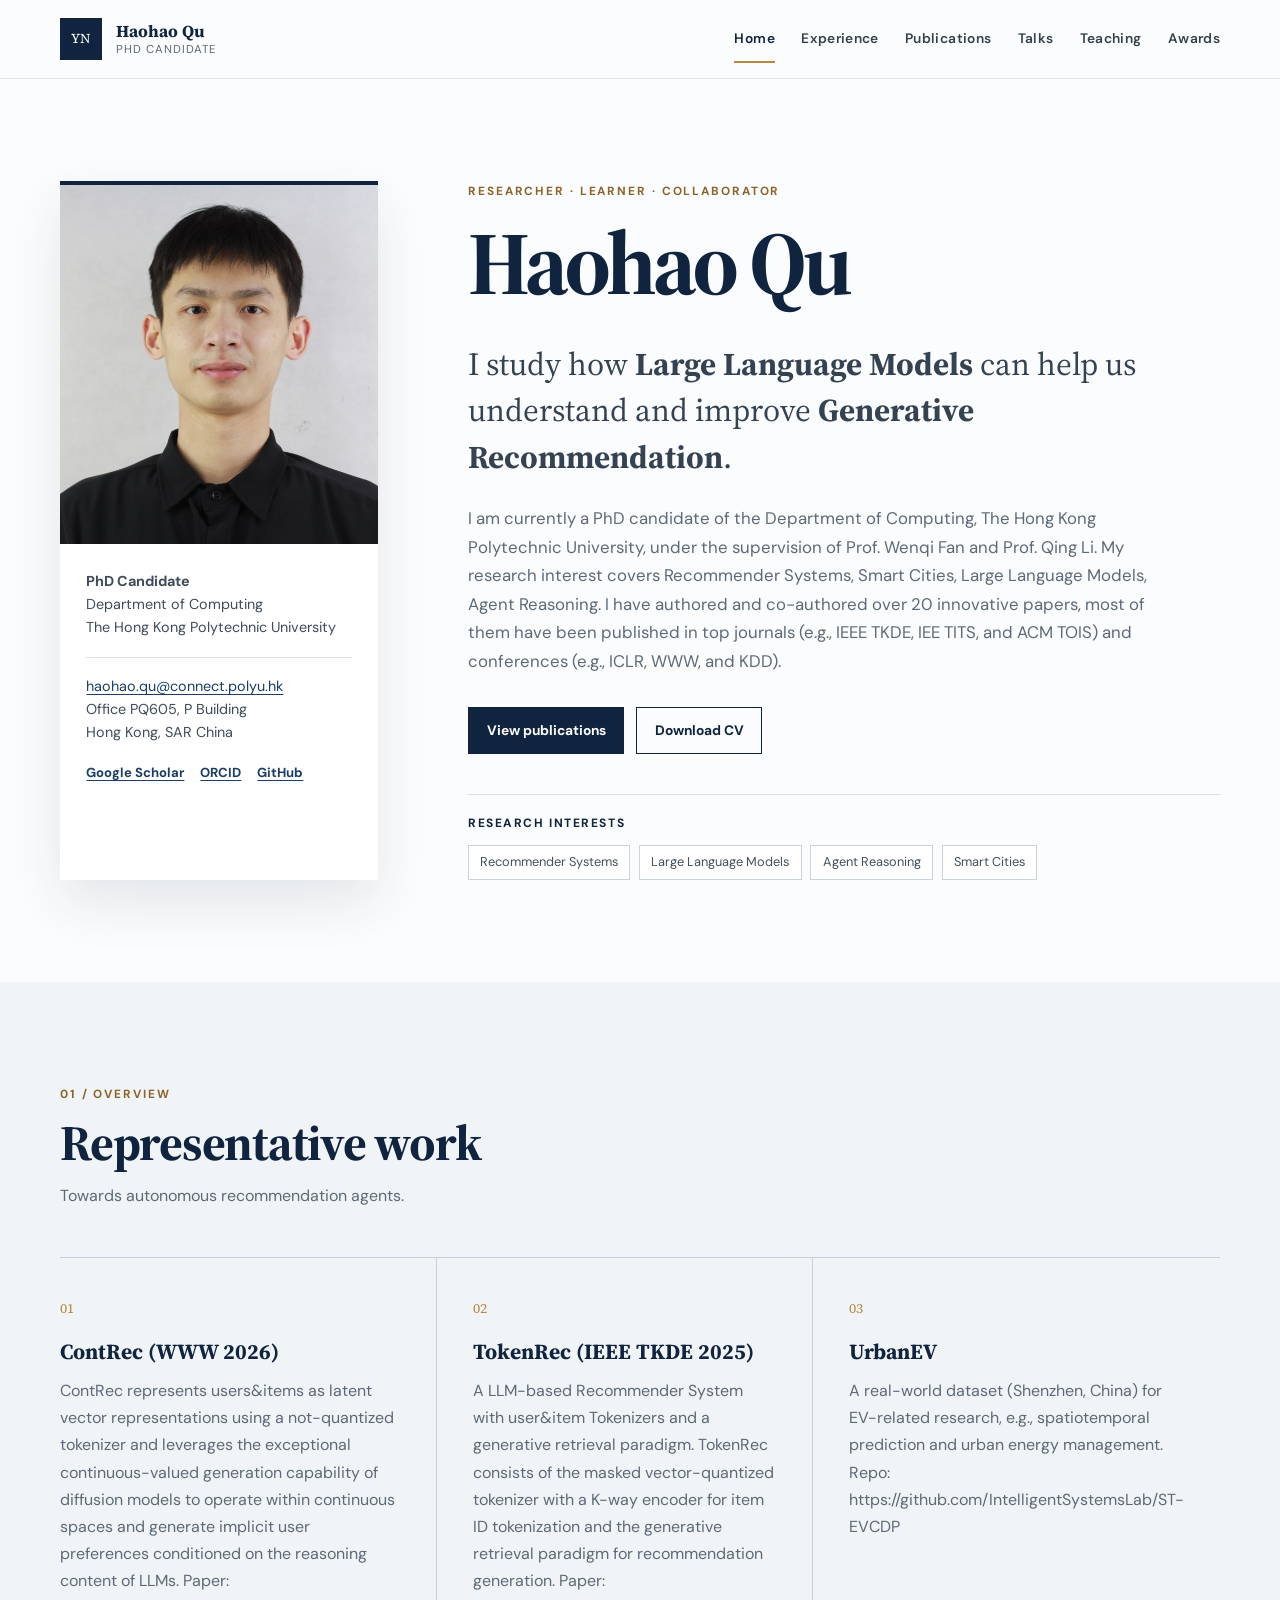
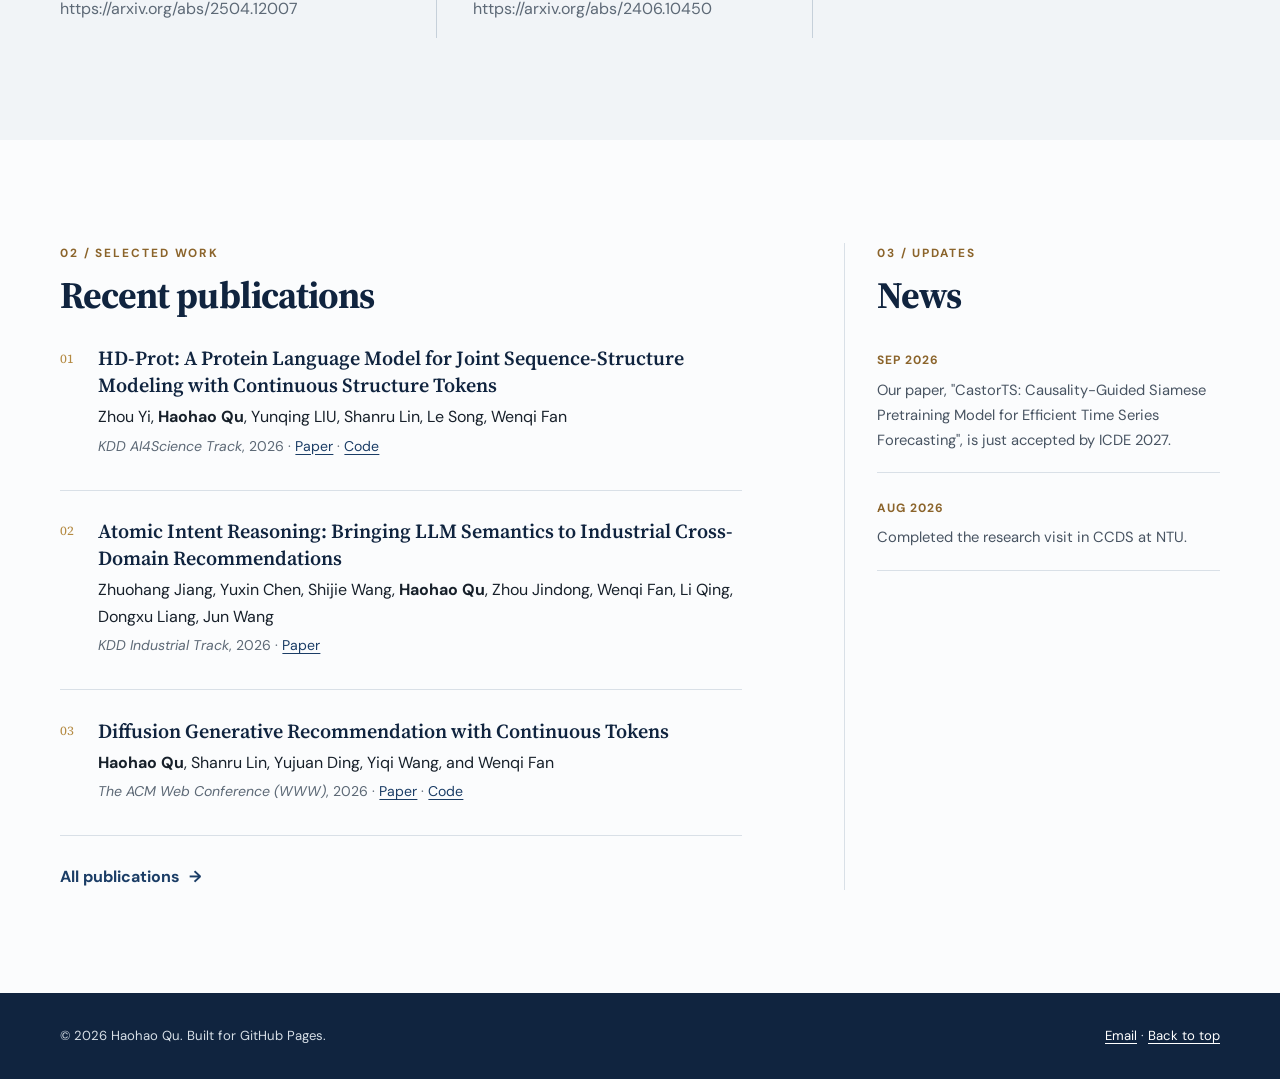
<file: index.html>
<!doctype html>
<html lang="en">
  <head>
    <meta charset="UTF-8" />
    <meta name="viewport" content="width=device-width, initial-scale=1" />
    <meta name="description" content="Academic profile, research, publications, teaching, and professional activities." />
    <meta name="theme-color" content="#10243f" />
    <title>Haohao Qu | PhD Candidate</title>
    <link rel="icon" type="image/svg+xml" href="assets/favicon.svg" />
    <link rel="stylesheet" href="assets/styles.css" />
    <script src="assets/site.js" defer></script>
  </head>
  <body>
    <a class="skip-link" href="#main">Skip to content</a>
    <header class="site-header">
      <div class="header-inner">
        <a class="site-identity" href="index.html" aria-label="Your Name, home">
          <span class="monogram" aria-hidden="true">YN</span>
          <span><strong>Haohao Qu</strong><small>PhD Candidate</small></span>
        </a>
        <button class="nav-toggle" type="button" aria-expanded="false" aria-controls="site-nav">
          <span class="sr-only">Toggle navigation</span><span></span><span></span><span></span>
        </button>
        <nav class="site-nav" id="site-nav" aria-label="Primary navigation">
          <a href="index.html" aria-current="page">Home</a>
          <a href="experience.html">Experience</a>
          <a href="publications.html">Publications</a>
          <a href="talks.html">Talks</a>
          <a href="teaching.html">Teaching</a>
          <a href="awards.html">Awards</a>
        </nav>
      </div>
    </header>

    <main id="main">
      <section class="profile-shell" aria-labelledby="profile-name">
        <aside class="profile-card">
          <!-- Replace this block with an image using the profile-photo class when your portrait is available. -->
          <img src="assets/profile.jpg" class="profile-photo" alt="Haohao Qu">
          <div class="profile-details">
            <p><strong>PhD Candidate</strong><br />Department of Computing<br />The Hong Kong Polytechnic University</p>
            <address>
              <a href="haohao.qu@connect.polyu.hk">haohao.qu@connect.polyu.hk</a><br />
              Office PQ605, P Building<br />Hong Kong, SAR China
            </address>
            <div class="profile-links" aria-label="Academic profiles">
              <a href="https://scholar.google.com/citations?user=XRAXqJgAAAAJ&hl=en">Google Scholar</a><a href="https://orcid.org/0000-0001-7129-8586">ORCID</a><a href="https://github.com/Quhaoh233">GitHub</a>
            </div>
          </div>
        </aside>

        <div class="profile-intro">
          <p class="eyebrow">Researcher · Learner · Collaborator</p>
          <h1 id="profile-name">Haohao Qu</h1>
          <p class="lead">I study how <strong>Large Language Models</strong> can help us understand and improve <strong>Generative Recommendation</strong>.</p>
          <p>I am currently a PhD candidate of the Department of Computing, The Hong Kong Polytechnic University, under the supervision of Prof. Wenqi Fan and Prof. Qing Li. My research interest covers Recommender Systems, Smart Cities, Large Language Models, Agent Reasoning. I have authored and co-authored over 20 innovative papers, most of them have been published in top journals (e.g., IEEE TKDE, IEE TITS, and ACM TOIS) and conferences (e.g., ICLR, WWW, and KDD).</p>
          <div class="actions">
            <a class="button primary" href="publications.html">View publications</a>
            <a class="button secondary" href="assets/CV_20260917.pdf" download>Download CV</a>
          </div>
          <div class="research-interests" aria-labelledby="research-heading">
            <h2 id="research-heading">Research interests</h2>
            <ul class="tag-list">
              <li>Recommender Systems</li><li>Large Language Models</li><li>Agent Reasoning</li><li>Smart Cities</li>
            </ul>
          </div>
        </div>
      </section>

      <section class="section section-tinted" aria-labelledby="overview-heading">
        <div class="section-heading">
          <p class="section-number">01 / Overview</p>
          <h2 id="overview-heading">Representative work</h2>
          <p>Towards autonomous recommendation agents.</p>
        </div>
        <div class="research-grid">
          <article><span>01</span><h3>ContRec (WWW 2026)</h3><p>ContRec represents users&items as latent vector representations using a not-quantized tokenizer and leverages the exceptional continuous-valued generation capability of diffusion models to operate within continuous spaces and generate implicit user preferences conditioned on the reasoning content of LLMs. Paper: https://arxiv.org/abs/2504.12007</p></article>
          <article><span>02</span><h3>TokenRec (IEEE TKDE 2025)</h3><p>A LLM-based Recommender System with user&item Tokenizers and a generative retrieval paradigm. TokenRec consists of the masked vector-quantized tokenizer with a K-way encoder for item ID tokenization and the generative retrieval paradigm for recommendation generation. Paper: https://arxiv.org/abs/2406.10450</p></article>
          <article><span>03</span><h3>UrbanEV </h3><p>A real-world dataset (Shenzhen, China) for EV-related research, e.g., spatiotemporal prediction and urban energy management. Repo: https://github.com/IntelligentSystemsLab/ST-EVCDP</p></article>
        </div>
      </section>

      <section class="section two-column" aria-label="Selected work and updates">
        <div>
          <div class="section-heading compact"><p class="section-number">02 / Selected work</p><h2>Recent publications</h2></div>
          <ol class="publication-list concise">
            <li><p class="pub-title">HD-Prot: A Protein Language Model for Joint Sequence-Structure Modeling with Continuous Structure Tokens</p><p>Zhou Yi, <strong>Haohao Qu</strong>, Yunqing LIU, Shanru Lin, Le Song, Wenqi Fan</p><p class="pub-meta"><em>KDD AI4Science Track</em>, 2026 · <a href="https://arxiv.org/abs/2512.15133">Paper</a> · <a href="https://github.com/EchoChou990919/hdprot">Code</a></p></li>
            <li><p class="pub-title">Atomic Intent Reasoning: Bringing LLM Semantics to Industrial Cross-Domain Recommendations</p><p>Zhuohang Jiang, Yuxin Chen, Shijie Wang, <strong>Haohao Qu</strong>, Zhou Jindong, Wenqi Fan, Li Qing, Dongxu Liang, Jun Wang</p><p class="pub-meta"><em>KDD Industrial Track</em>, 2026 · <a href="https://arxiv.org/abs/2606.10357">Paper</a></p></li>
            <li><p class="pub-title">Diffusion Generative Recommendation with Continuous Tokens</p><p><strong>Haohao Qu</strong>, Shanru Lin, Yujuan Ding, Yiqi Wang, and Wenqi Fan</p><p class="pub-meta"><em>The ACM Web Conference (WWW)</em>, 2026 · <a href="https://dl.acm.org/doi/10.1145/3774904.3792428">Paper</a> · <a href="https://github.com/Quhaoh233/ContRec">Code</a></p></li>
          </ol>
          <a class="text-link" href="publications.html">All publications <span aria-hidden="true">→</span></a>
        </div>
        <aside class="news-panel" aria-labelledby="news-heading">
          <div class="section-heading compact"><p class="section-number">03 / Updates</p><h2 id="news-heading">News</h2></div>
          <ul class="news-list">
            <li><time datetime="2026-09">Sep 2026</time><p>Our paper, "CastorTS: Causality-Guided Siamese Pretraining Model for Efficient Time Series Forecasting", is just accepted by ICDE 2027.</p></li>
            <li><time datetime="2026-05">Aug 2026</time><p>Completed the research visit in CCDS at NTU.</p></li>
          </ul>
        </aside>
      </section>
    </main>

    <footer class="site-footer">
      <p>© <span data-current-year></span> Haohao Qu. Built for GitHub Pages.</p>
      <p><a href="haohao.qu@connect.polyu.hk">Email</a> · <a href="#main">Back to top</a></p>
    </footer>
  </body>
</html>
</file>
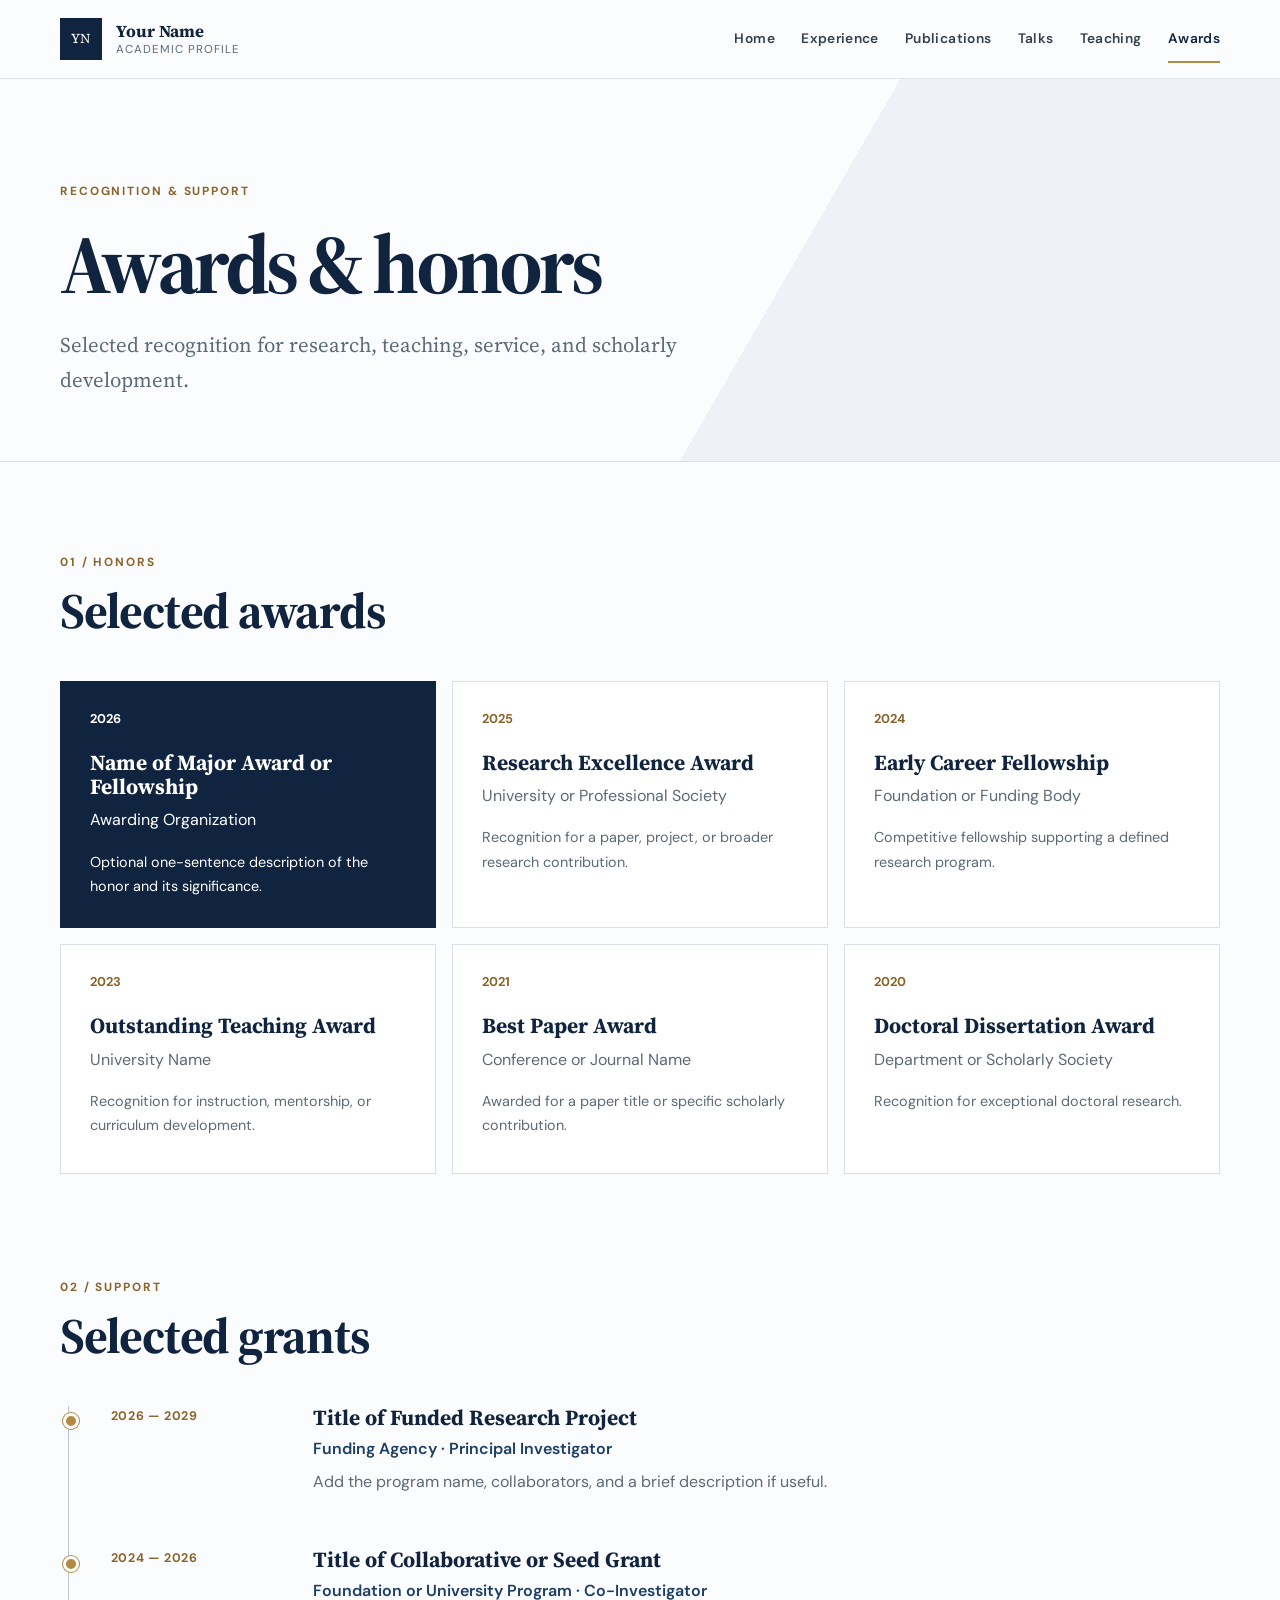
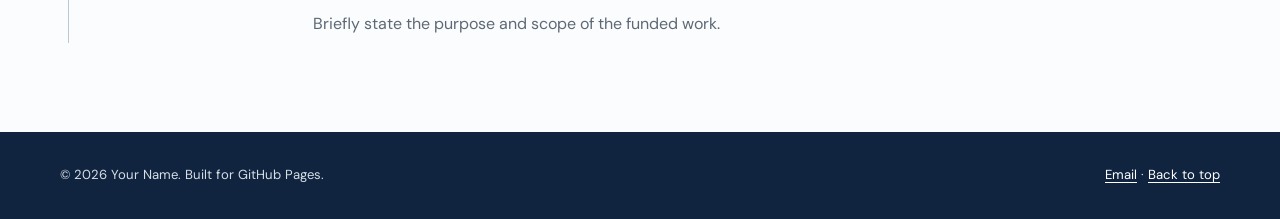
<file: awards.html>
<!doctype html><html lang="en"><head><meta charset="UTF-8"><meta name="viewport" content="width=device-width, initial-scale=1"><meta name="description" content="Awards, honors, fellowships, and grants received by Your Name."><meta name="theme-color" content="#10243f"><title>Awards | Your Name</title><link rel="icon" type="image/svg+xml" href="assets/favicon.svg"><link rel="stylesheet" href="assets/styles.css"><script src="assets/site.js" defer></script></head>
<body><a class="skip-link" href="#main">Skip to content</a><header class="site-header"><div class="header-inner"><a class="site-identity" href="index.html"><span class="monogram" aria-hidden="true">YN</span><span><strong>Your Name</strong><small>Academic Profile</small></span></a><button class="nav-toggle" type="button" aria-expanded="false" aria-controls="site-nav"><span class="sr-only">Toggle navigation</span><span></span><span></span><span></span></button><nav class="site-nav" id="site-nav" aria-label="Primary navigation"><a href="index.html">Home</a><a href="experience.html">Experience</a><a href="publications.html">Publications</a><a href="talks.html">Talks</a><a href="teaching.html">Teaching</a><a href="awards.html" aria-current="page">Awards</a></nav></div></header>
<main id="main"><section class="page-hero"><p class="eyebrow">Recognition &amp; support</p><h1>Awards &amp; honors</h1><p>Selected recognition for research, teaching, service, and scholarly development.</p></section><div class="content-shell"><section class="content-block" aria-labelledby="honors-heading"><header><p class="section-number">01 / Honors</p><h2 id="honors-heading">Selected awards</h2></header><div class="award-grid"><article class="award-card featured"><time>2026</time><h3>Name of Major Award or Fellowship</h3><p>Awarding Organization</p><p class="award-body">Optional one-sentence description of the honor and its significance.</p></article><article class="award-card"><time>2025</time><h3>Research Excellence Award</h3><p>University or Professional Society</p><p class="award-body">Recognition for a paper, project, or broader research contribution.</p></article><article class="award-card"><time>2024</time><h3>Early Career Fellowship</h3><p>Foundation or Funding Body</p><p class="award-body">Competitive fellowship supporting a defined research program.</p></article><article class="award-card"><time>2023</time><h3>Outstanding Teaching Award</h3><p>University Name</p><p class="award-body">Recognition for instruction, mentorship, or curriculum development.</p></article><article class="award-card"><time>2021</time><h3>Best Paper Award</h3><p>Conference or Journal Name</p><p class="award-body">Awarded for a paper title or specific scholarly contribution.</p></article><article class="award-card"><time>2020</time><h3>Doctoral Dissertation Award</h3><p>Department or Scholarly Society</p><p class="award-body">Recognition for exceptional doctoral research.</p></article></div></section>
<section class="content-block" aria-labelledby="grants-heading"><header><p class="section-number">02 / Support</p><h2 id="grants-heading">Selected grants</h2></header><div class="timeline"><article><time>2026 — 2029</time><div><h3>Title of Funded Research Project</h3><p class="institution">Funding Agency · Principal Investigator</p><p>Add the program name, collaborators, and a brief description if useful.</p></div></article><article><time>2024 — 2026</time><div><h3>Title of Collaborative or Seed Grant</h3><p class="institution">Foundation or University Program · Co-Investigator</p><p>Briefly state the purpose and scope of the funded work.</p></div></article></div></section></div></main>
<footer class="site-footer"><p>© <span data-current-year></span> Your Name. Built for GitHub Pages.</p><p><a href="mailto:your.name@university.edu">Email</a> · <a href="#main">Back to top</a></p></footer></body></html>
</file>
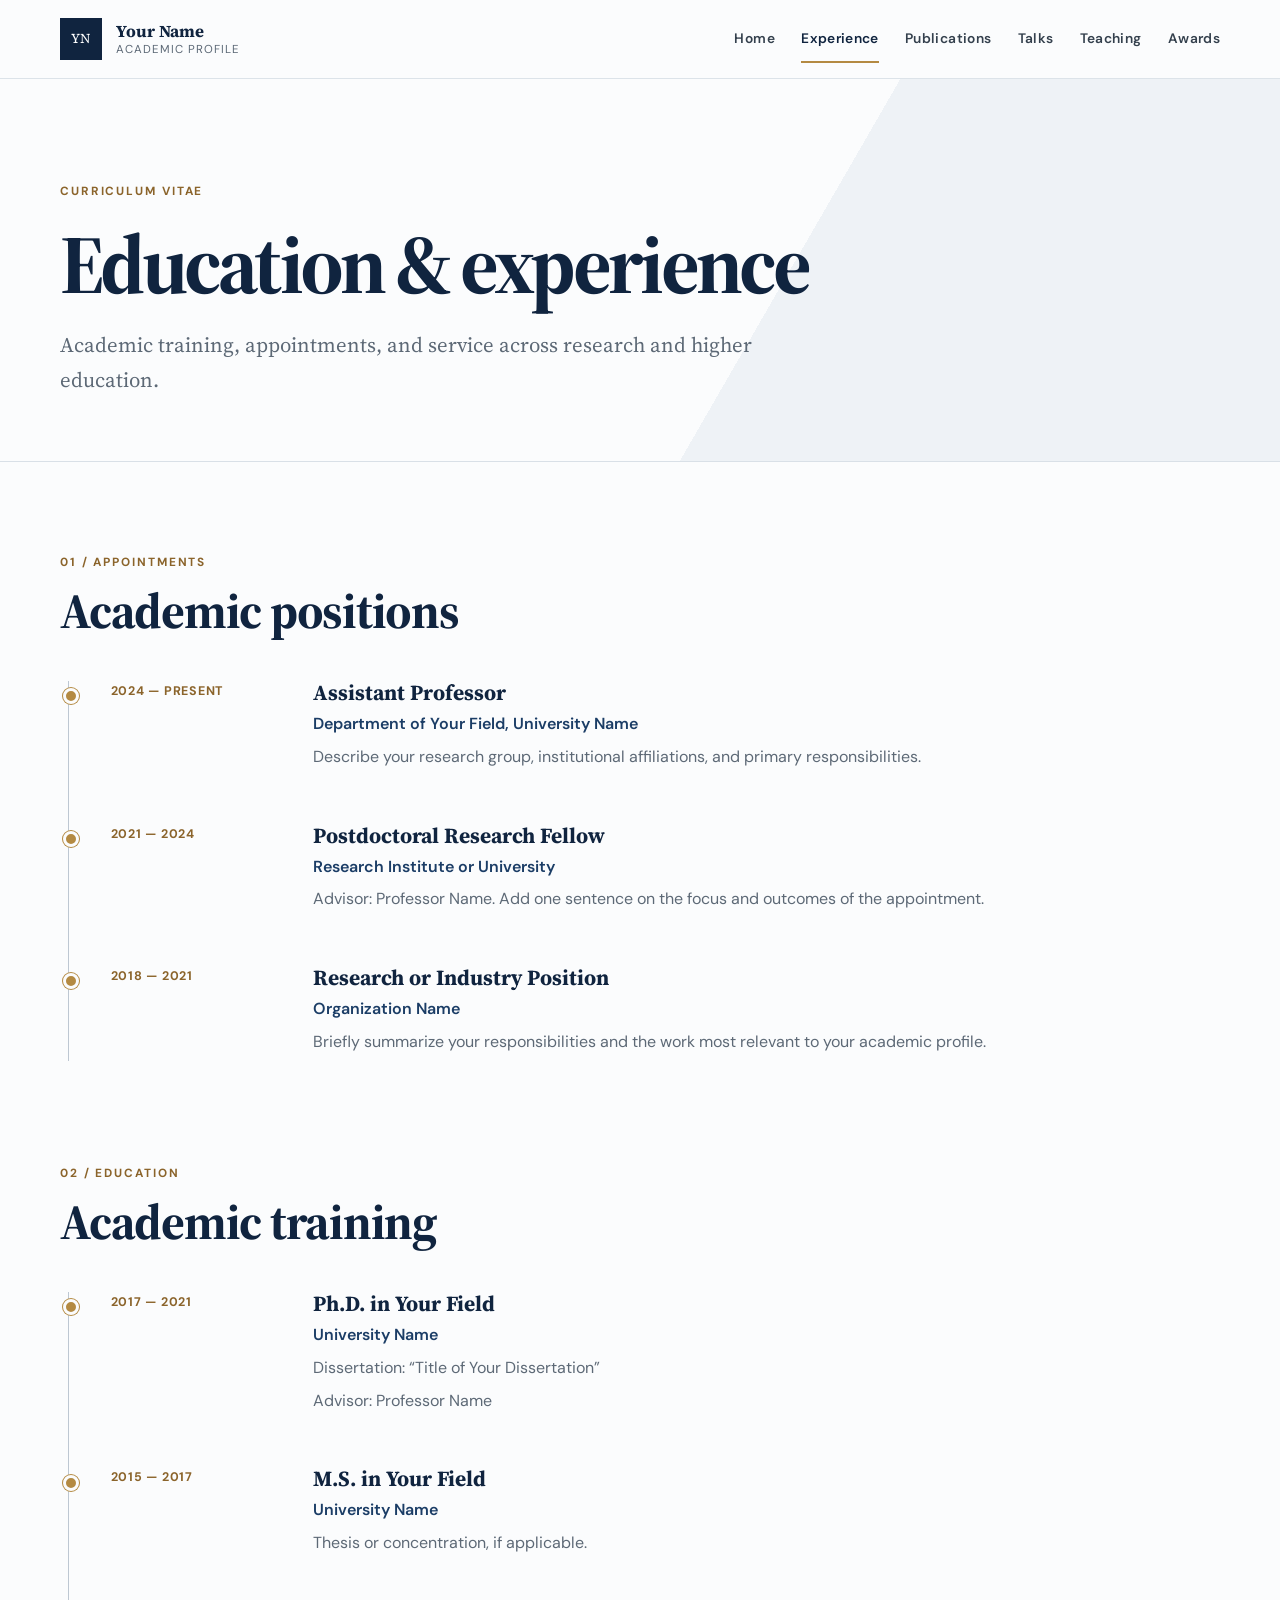
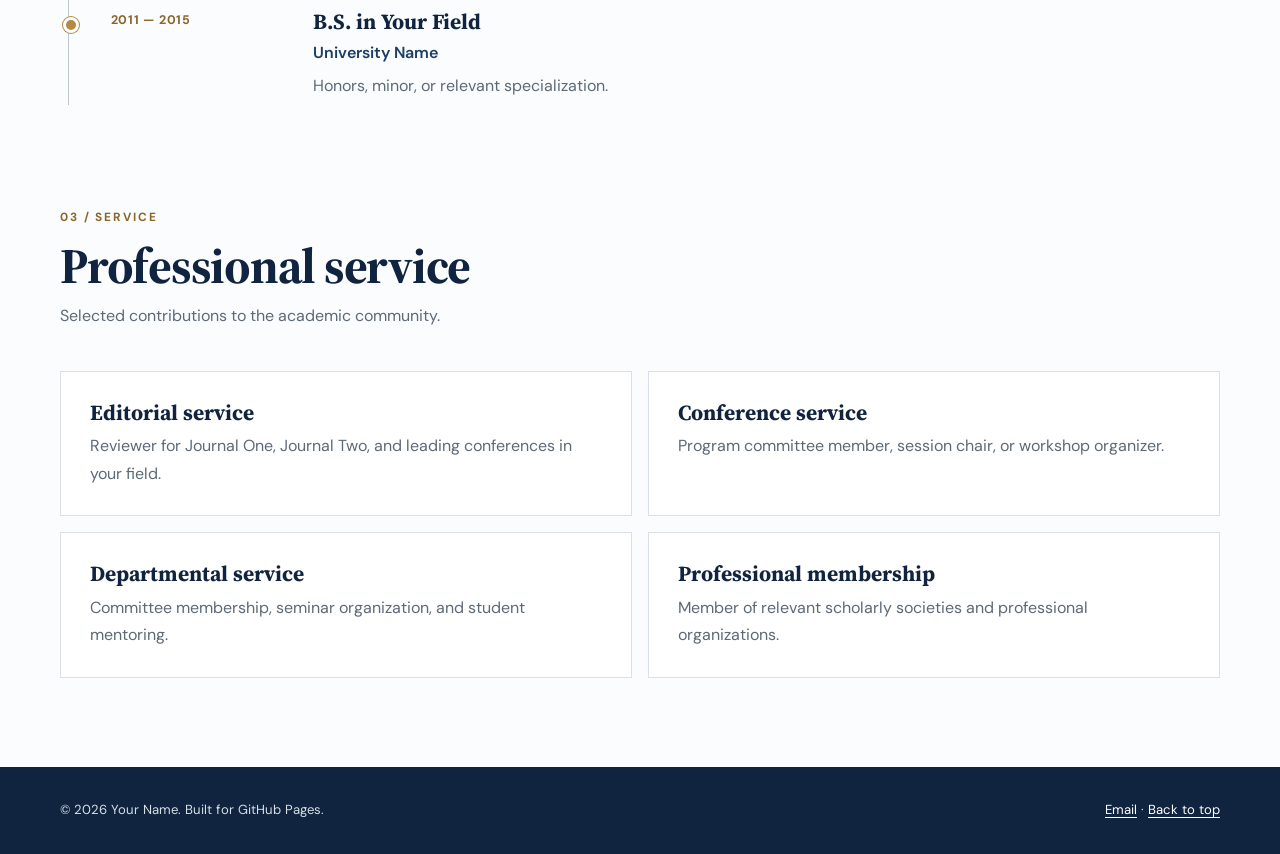
<file: experience.html>
<!doctype html><html lang="en"><head><meta charset="UTF-8"><meta name="viewport" content="width=device-width, initial-scale=1"><meta name="description" content="Education, appointments, and professional service of Your Name."><meta name="theme-color" content="#10243f"><title>Experience | Your Name</title><link rel="icon" type="image/svg+xml" href="assets/favicon.svg"><link rel="stylesheet" href="assets/styles.css"><script src="assets/site.js" defer></script></head>
<body><a class="skip-link" href="#main">Skip to content</a><header class="site-header"><div class="header-inner"><a class="site-identity" href="index.html"><span class="monogram" aria-hidden="true">YN</span><span><strong>Your Name</strong><small>Academic Profile</small></span></a><button class="nav-toggle" type="button" aria-expanded="false" aria-controls="site-nav"><span class="sr-only">Toggle navigation</span><span></span><span></span><span></span></button><nav class="site-nav" id="site-nav" aria-label="Primary navigation"><a href="index.html">Home</a><a href="experience.html" aria-current="page">Experience</a><a href="publications.html">Publications</a><a href="talks.html">Talks</a><a href="teaching.html">Teaching</a><a href="awards.html">Awards</a></nav></div></header>
<main id="main"><section class="page-hero"><p class="eyebrow">Curriculum vitae</p><h1>Education &amp; experience</h1><p>Academic training, appointments, and service across research and higher education.</p></section><div class="content-shell"><section class="content-block" aria-labelledby="appointments-heading"><header><p class="section-number">01 / Appointments</p><h2 id="appointments-heading">Academic positions</h2></header><div class="timeline"><article><time>2024 — Present</time><div><h3>Assistant Professor</h3><p class="institution">Department of Your Field, University Name</p><p>Describe your research group, institutional affiliations, and primary responsibilities.</p></div></article><article><time>2021 — 2024</time><div><h3>Postdoctoral Research Fellow</h3><p class="institution">Research Institute or University</p><p>Advisor: Professor Name. Add one sentence on the focus and outcomes of the appointment.</p></div></article><article><time>2018 — 2021</time><div><h3>Research or Industry Position</h3><p class="institution">Organization Name</p><p>Briefly summarize your responsibilities and the work most relevant to your academic profile.</p></div></article></div></section>
<section class="content-block" aria-labelledby="education-heading"><header><p class="section-number">02 / Education</p><h2 id="education-heading">Academic training</h2></header><div class="timeline"><article><time>2017 — 2021</time><div><h3>Ph.D. in Your Field</h3><p class="institution">University Name</p><p>Dissertation: “Title of Your Dissertation”</p><p>Advisor: Professor Name</p></div></article><article><time>2015 — 2017</time><div><h3>M.S. in Your Field</h3><p class="institution">University Name</p><p>Thesis or concentration, if applicable.</p></div></article><article><time>2011 — 2015</time><div><h3>B.S. in Your Field</h3><p class="institution">University Name</p><p>Honors, minor, or relevant specialization.</p></div></article></div></section>
<section class="content-block" aria-labelledby="service-heading"><header><p class="section-number">03 / Service</p><h2 id="service-heading">Professional service</h2><p>Selected contributions to the academic community.</p></header><div class="service-grid"><article><h3>Editorial service</h3><p>Reviewer for Journal One, Journal Two, and leading conferences in your field.</p></article><article><h3>Conference service</h3><p>Program committee member, session chair, or workshop organizer.</p></article><article><h3>Departmental service</h3><p>Committee membership, seminar organization, and student mentoring.</p></article><article><h3>Professional membership</h3><p>Member of relevant scholarly societies and professional organizations.</p></article></div></section></div></main>
<footer class="site-footer"><p>© <span data-current-year></span> Your Name. Built for GitHub Pages.</p><p><a href="mailto:your.name@university.edu">Email</a> · <a href="#main">Back to top</a></p></footer></body></html>
</file>
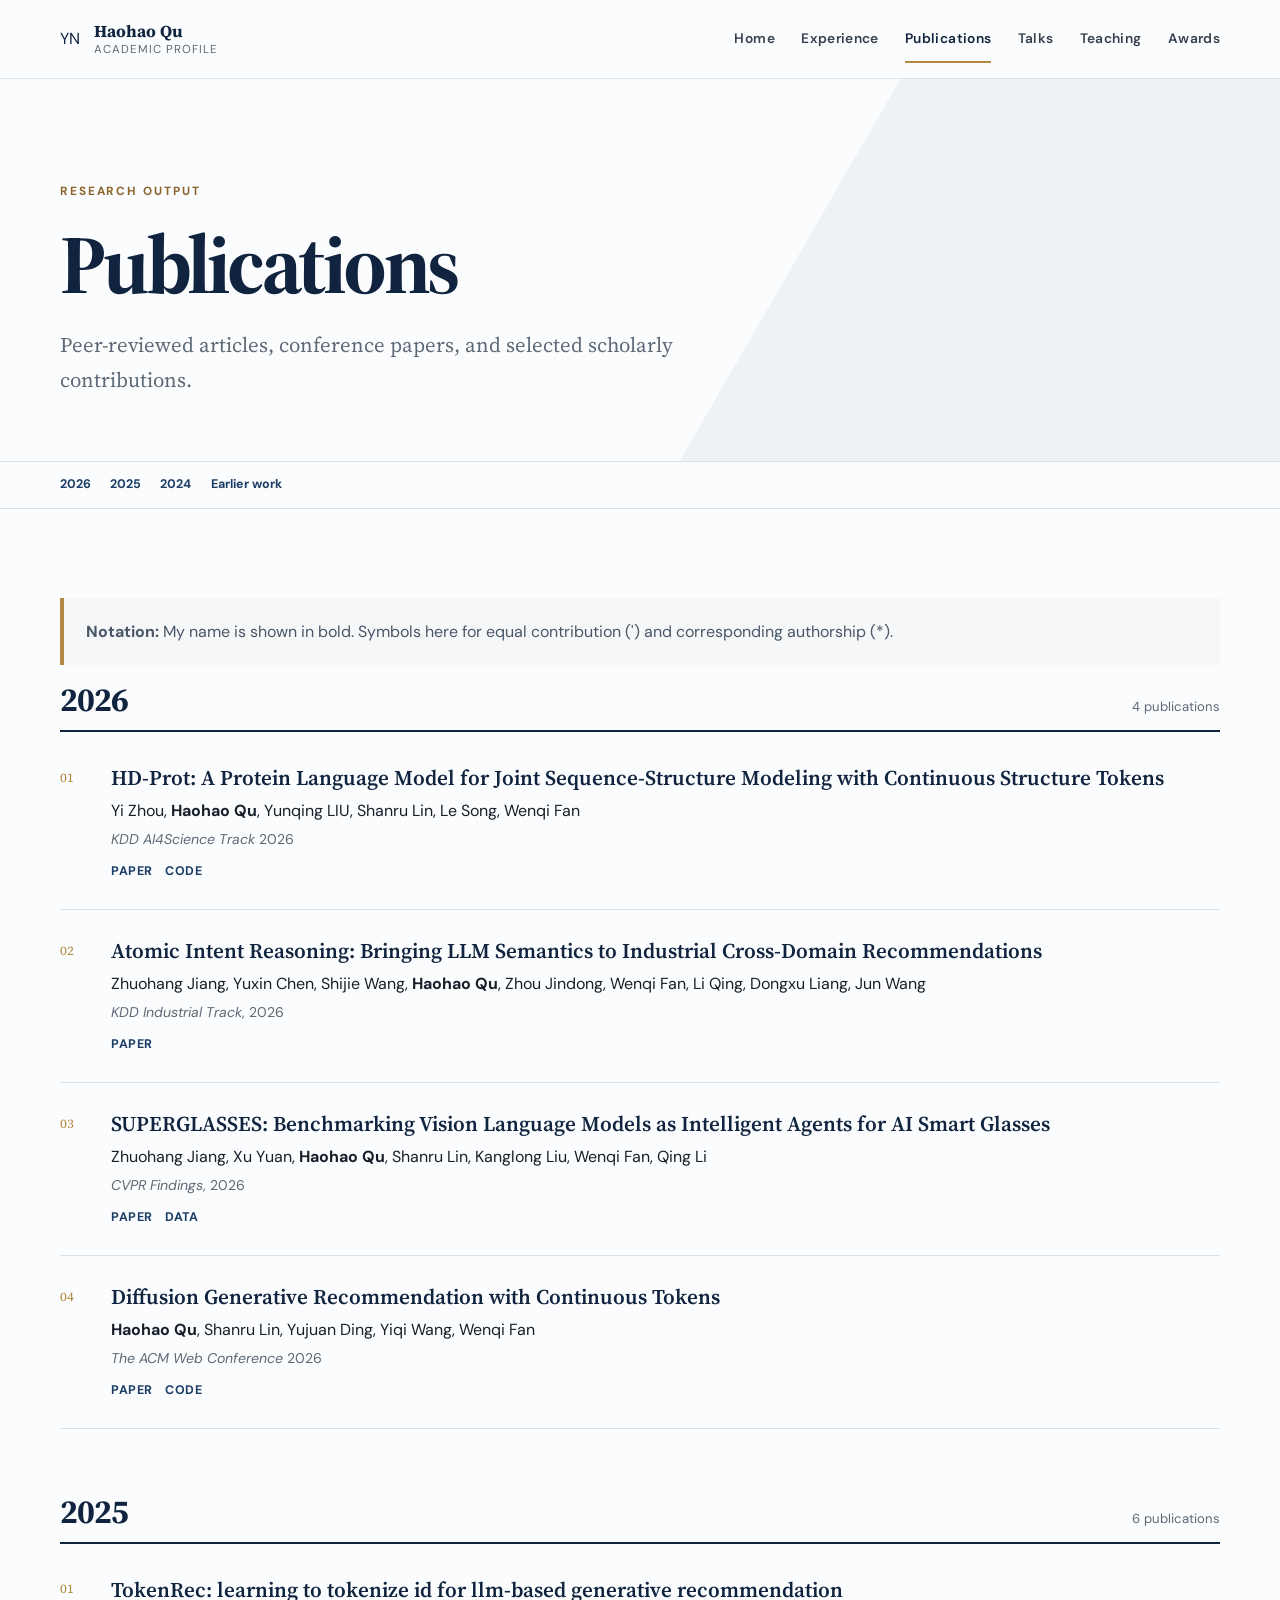
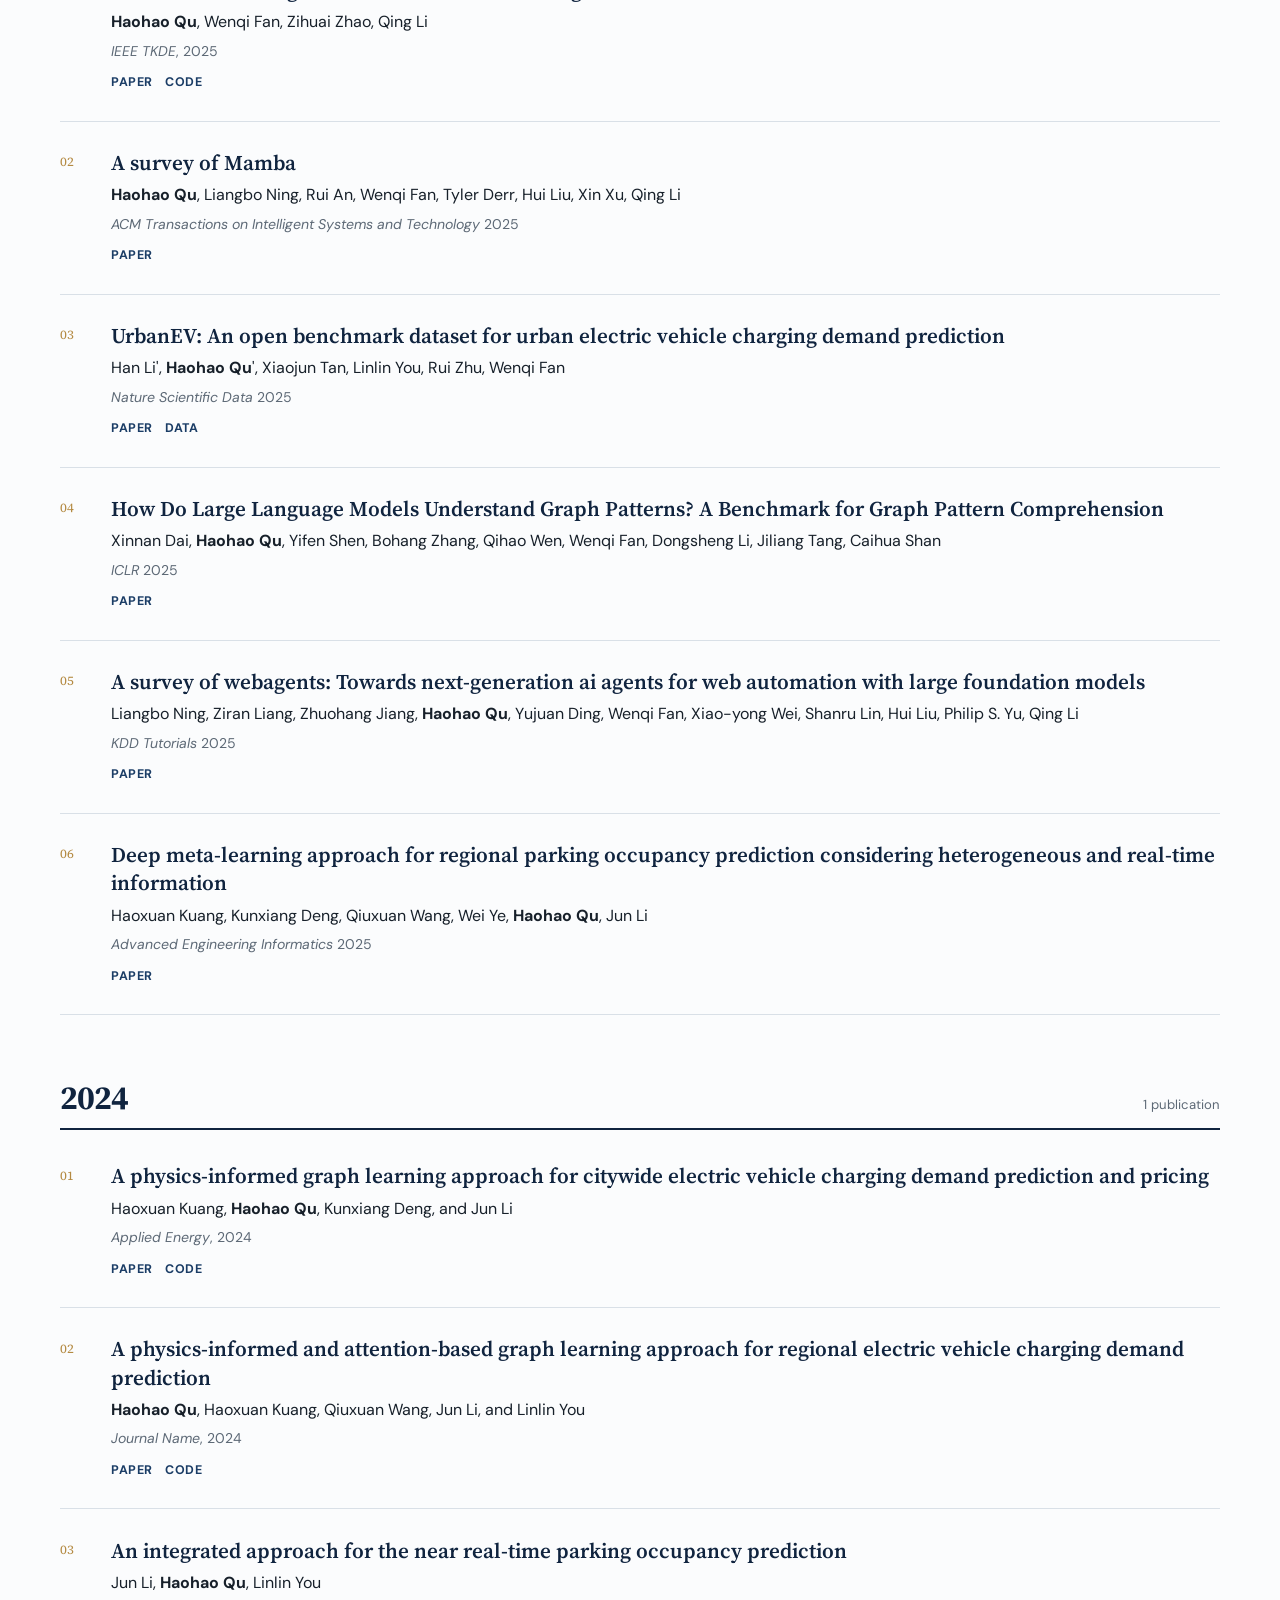
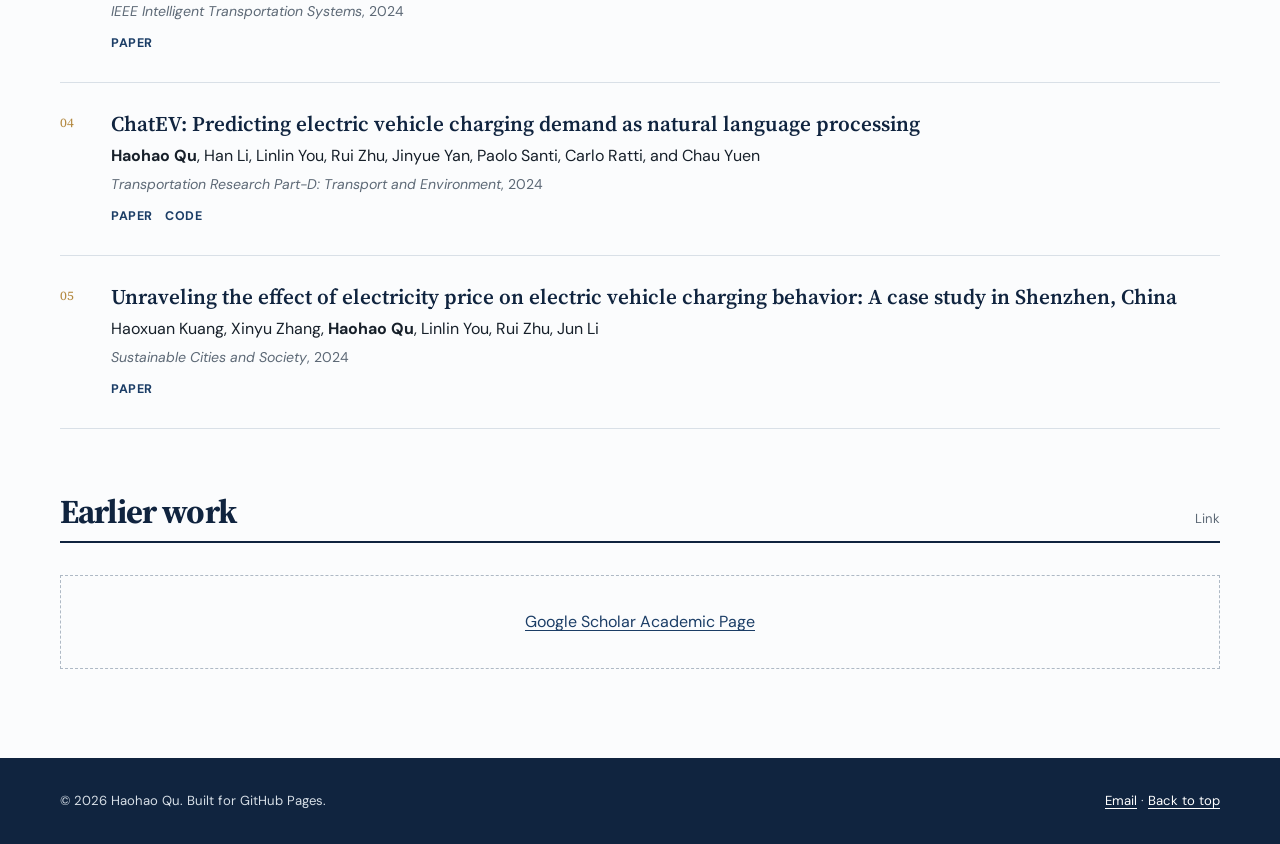
<file: publications.html>
<!doctype html><html lang="en"><head><meta charset="UTF-8"><meta name="viewport" content="width=device-width, initial-scale=1"><meta name="description" content="Publications and scholarly work by Your Name."><meta name="theme-color" content="#10243f"><title>Publications | Haohao Qu</title><link rel="icon" type="image/svg+xml" href="assets/favicon.svg"><link rel="stylesheet" href="assets/styles.css"><script src="assets/site.js" defer></script></head>
<body><a class="skip-link" href="#main">Skip to content</a><header class="site-header"><div class="header-inner"><a class="site-identity" href="index.html"><span class="assets/profile.jpg" aria-hidden="true">YN</span><span><strong>Haohao Qu</strong><small>Academic Profile</small></span></a><button class="nav-toggle" type="button" aria-expanded="false" aria-controls="site-nav"><span class="sr-only">Toggle navigation</span><span></span><span></span><span></span></button><nav class="site-nav" id="site-nav" aria-label="Primary navigation"><a href="index.html">Home</a><a href="experience.html">Experience</a><a href="publications.html" aria-current="page">Publications</a><a href="talks.html">Talks</a><a href="teaching.html">Teaching</a><a href="awards.html">Awards</a></nav></div></header>
<main id="main"><section class="page-hero"><p class="eyebrow">Research output</p><h1>Publications</h1><p>Peer-reviewed articles, conference papers, and selected scholarly contributions.</p></section><nav class="year-nav" aria-label="Publication years"><a href="#year-2026">2026</a><a href="#year-2025">2025</a><a href="#year-2024">2024</a><a href="#earlier">Earlier work</a></nav><div class="content-shell"><p class="note-box"><strong>Notation:</strong> My name is shown in bold. Symbols here for equal contribution (') and corresponding authorship (*).</p>
<section class="publication-year" id="year-2026"><div class="year-heading"><h2>2026</h2><span>4 publications</span></div><ol class="publication-list full">
  <li><p class="pub-title">HD-Prot: A Protein Language Model for Joint Sequence-Structure Modeling with Continuous Structure Tokens</p><p>Yi Zhou, <strong>Haohao Qu</strong>, Yunqing LIU, Shanru Lin, Le Song, Wenqi Fan</p><p class="pub-meta"><em>KDD AI4Science Track</em> 2026</p><div class="pub-links"><a href="https://arxiv.org/abs/2512.15133">Paper</a><a href="https://github.com/EchoChou990919/hdprot">Code</a></div></li>
  <li><p class="pub-title">Atomic Intent Reasoning: Bringing LLM Semantics to Industrial Cross-Domain Recommendations</p><p>Zhuohang Jiang, Yuxin Chen, Shijie Wang, <strong>Haohao Qu</strong>, Zhou Jindong, Wenqi Fan, Li Qing, Dongxu Liang, Jun Wang</p><p class="pub-meta"><em>KDD Industrial Track</em>, 2026</p><div class="pub-links"><a href="https://arxiv.org/abs/2606.10357">Paper</a></div></li>
  <li><p class="pub-title">SUPERGLASSES: Benchmarking Vision Language Models as Intelligent Agents for AI Smart Glasses</p><p>Zhuohang Jiang, Xu Yuan, <strong>Haohao Qu</strong>, Shanru Lin, Kanglong Liu, Wenqi Fan, Qing Li</p><p class="pub-meta"><em>CVPR Findings</em>, 2026</p><div class="pub-links"><a href="https://arxiv.org/abs/2602.22683">Paper</a><a href="https://huggingface.co/datasets/xandery/SuperGlasses">Data</a></div></li>
  <li><p class="pub-title">Diffusion Generative Recommendation with Continuous Tokens</p><p><strong>Haohao Qu</strong>, Shanru Lin, Yujuan Ding, Yiqi Wang, Wenqi Fan</p><p class="pub-meta"><em>The ACM Web Conference</em> 2026</p><div class="pub-links"><a href="https://dl.acm.org/doi/10.1145/3774904.3792428">Paper</a><a href="https://github.com/Quhaoh233/ContRec">Code</a></div></li>
</ol></section>
<section class="publication-year" id="year-2025"><div class="year-heading"><h2>2025</h2><span>6 publications</span></div><ol class="publication-list full">
  <li><p class="pub-title">TokenRec: learning to tokenize id for llm-based generative recommendation</p><p><strong>Haohao Qu</strong>, Wenqi Fan, Zihuai Zhao, Qing Li</p><p class="pub-meta"><em>IEEE TKDE</em>, 2025</p><div class="pub-links"><a href="https://ieeexplore.ieee.org/document/11129873">Paper</a><a href="https://github.com/Quhaoh233/TokenRec">Code</a></div></li>
  <li><p class="pub-title">A survey of Mamba</p><p><strong>Haohao Qu</strong>, Liangbo Ning, Rui An, Wenqi Fan, Tyler Derr, Hui Liu, Xin Xu, Qing Li</p><p class="pub-meta"><em>ACM Transactions on Intelligent Systems and Technology</em> 2025</p><div class="pub-links"><a href="https://arxiv.org/abs/2408.01129">Paper</a></div></li>
  <li><p class="pub-title">UrbanEV: An open benchmark dataset for urban electric vehicle charging demand prediction</p><p>Han Li', <strong>Haohao Qu</strong>', Xiaojun Tan, Linlin You, Rui Zhu, Wenqi Fan</p><p class="pub-meta"><em>Nature Scientific Data</em> 2025</p><div class="pub-links"><a href="https://www.nature.com/articles/s41597-025-04874-4">Paper</a><a href="https://github.com/IntelligentSystemsLab/UrbanEV">Data</a></div></li>
  <li><p class="pub-title">How Do Large Language Models Understand Graph Patterns? A Benchmark for Graph Pattern Comprehension</p><p>Xinnan Dai, <strong>Haohao Qu</strong>, Yifen Shen, Bohang Zhang, Qihao Wen, Wenqi Fan, Dongsheng Li, Jiliang Tang, Caihua Shan</p><p class="pub-meta"><em>ICLR</em> 2025</p><div class="pub-links"><a href="https://arxiv.org/abs/2410.05298">Paper</a></div></li>
  <li><p class="pub-title">A survey of webagents: Towards next-generation ai agents for web automation with large foundation models</p><p>Liangbo Ning, Ziran Liang, Zhuohang Jiang, <strong>Haohao Qu</strong>, Yujuan Ding, Wenqi Fan, Xiao-yong Wei, Shanru Lin, Hui Liu, Philip S. Yu, Qing Li</p><p class="pub-meta"><em>KDD Tutorials</em> 2025</p><div class="pub-links"><a href="https://arxiv.org/abs/2503.23350">Paper</a></div></li>
  <li><p class="pub-title">Deep meta-learning approach for regional parking occupancy prediction considering heterogeneous and real-time information</p><p>Haoxuan Kuang, Kunxiang Deng, Qiuxuan Wang, Wei Ye, <strong>Haohao Qu</strong>, Jun Li</p><p class="pub-meta"><em>Advanced Engineering Informatics</em> 2025</p><div class="pub-links"><a href="https://www.sciencedirect.com/science/article/pii/S1474034624006207">Paper</a></div></li>
</ol></section>
<section class="publication-year" id="year-2024"><div class="year-heading"><h2>2024</h2><span>1 publication</span></div><ol class="publication-list full">
  <li><p class="pub-title">A physics-informed graph learning approach for citywide electric vehicle charging demand prediction and pricing</p><p>Haoxuan Kuang, <strong>Haohao Qu</strong>, Kunxiang Deng, and Jun Li</p><p class="pub-meta"><em>Applied Energy</em>, 2024</p><div class="pub-links"><a href="https://www.sciencedirect.com/science/article/pii/S0306261924004422">Paper</a><a href="https://github.com/kuanghx3/PIAST">Code</a></div></li>
  <li><p class="pub-title">A physics-informed and attention-based graph learning approach for regional electric vehicle charging demand prediction</p><p><strong>Haohao Qu</strong>, Haoxuan Kuang, Qiuxuan Wang, Jun Li, and Linlin You</p><p class="pub-meta"><em>Journal Name</em>, 2024</p><div class="pub-links"><a href="https://ieeexplore.ieee.org/abstract/document/10539613">Paper</a><a href="https://github.com/IntelligentSystemsLab/ST-EVCDP">Code</a></div></li>
  <li><p class="pub-title">An integrated approach for the near real-time parking occupancy prediction</p><p>Jun Li, <strong>Haohao Qu</strong>, Linlin You</p><p class="pub-meta"><em>IEEE Intelligent Transportation Systems</em>, 2024</p><div class="pub-links"><a href="https://ieeexplore.ieee.org/document/9997228">Paper</a></div></li>
  <li><p class="pub-title">ChatEV: Predicting electric vehicle charging demand as natural language processing</p><p><strong>Haohao Qu</strong>, Han Li, Linlin You, Rui Zhu, Jinyue Yan, Paolo Santi, Carlo Ratti, and Chau Yuen</p><p class="pub-meta"><em>Transportation Research Part-D: Transport and Environment</em>, 2024</p><div class="pub-links"><a href="https://www.sciencedirect.com/science/article/pii/S1361920924004279">Paper</a><a href="https://github.com/Quhaoh233/ChatEV">Code</a></div></li>
  <li><p class="pub-title">Unraveling the effect of electricity price on electric vehicle charging behavior: A case study in Shenzhen, China</p><p>Haoxuan Kuang, Xinyu Zhang, <strong>Haohao Qu</strong>, Linlin You, Rui Zhu, Jun Li</p><p class="pub-meta"><em>Sustainable Cities and Society</em>, 2024</p><div class="pub-links"><a href="https://www.sciencedirect.com/science/article/pii/S2210670724006607">Paper</a></div></li>
 </ol></section>
<section class="publication-year" id="earlier"><div class="year-heading"><h2>Earlier work</h2><span>Link</span></div><div class="empty-guidance"><a href="https://scholar.google.com/citations?user=XRAXqJgAAAAJ&hl=en">Google Scholar Academic Page</a></div></section></div></main>
<footer class="site-footer"><p>© <span data-current-year></span> Haohao Qu. Built for GitHub Pages.</p><p><a href="haohao.qu@connect.polyu.hk">Email</a> · <a href="#main">Back to top</a></p></footer></body></html>
</file>
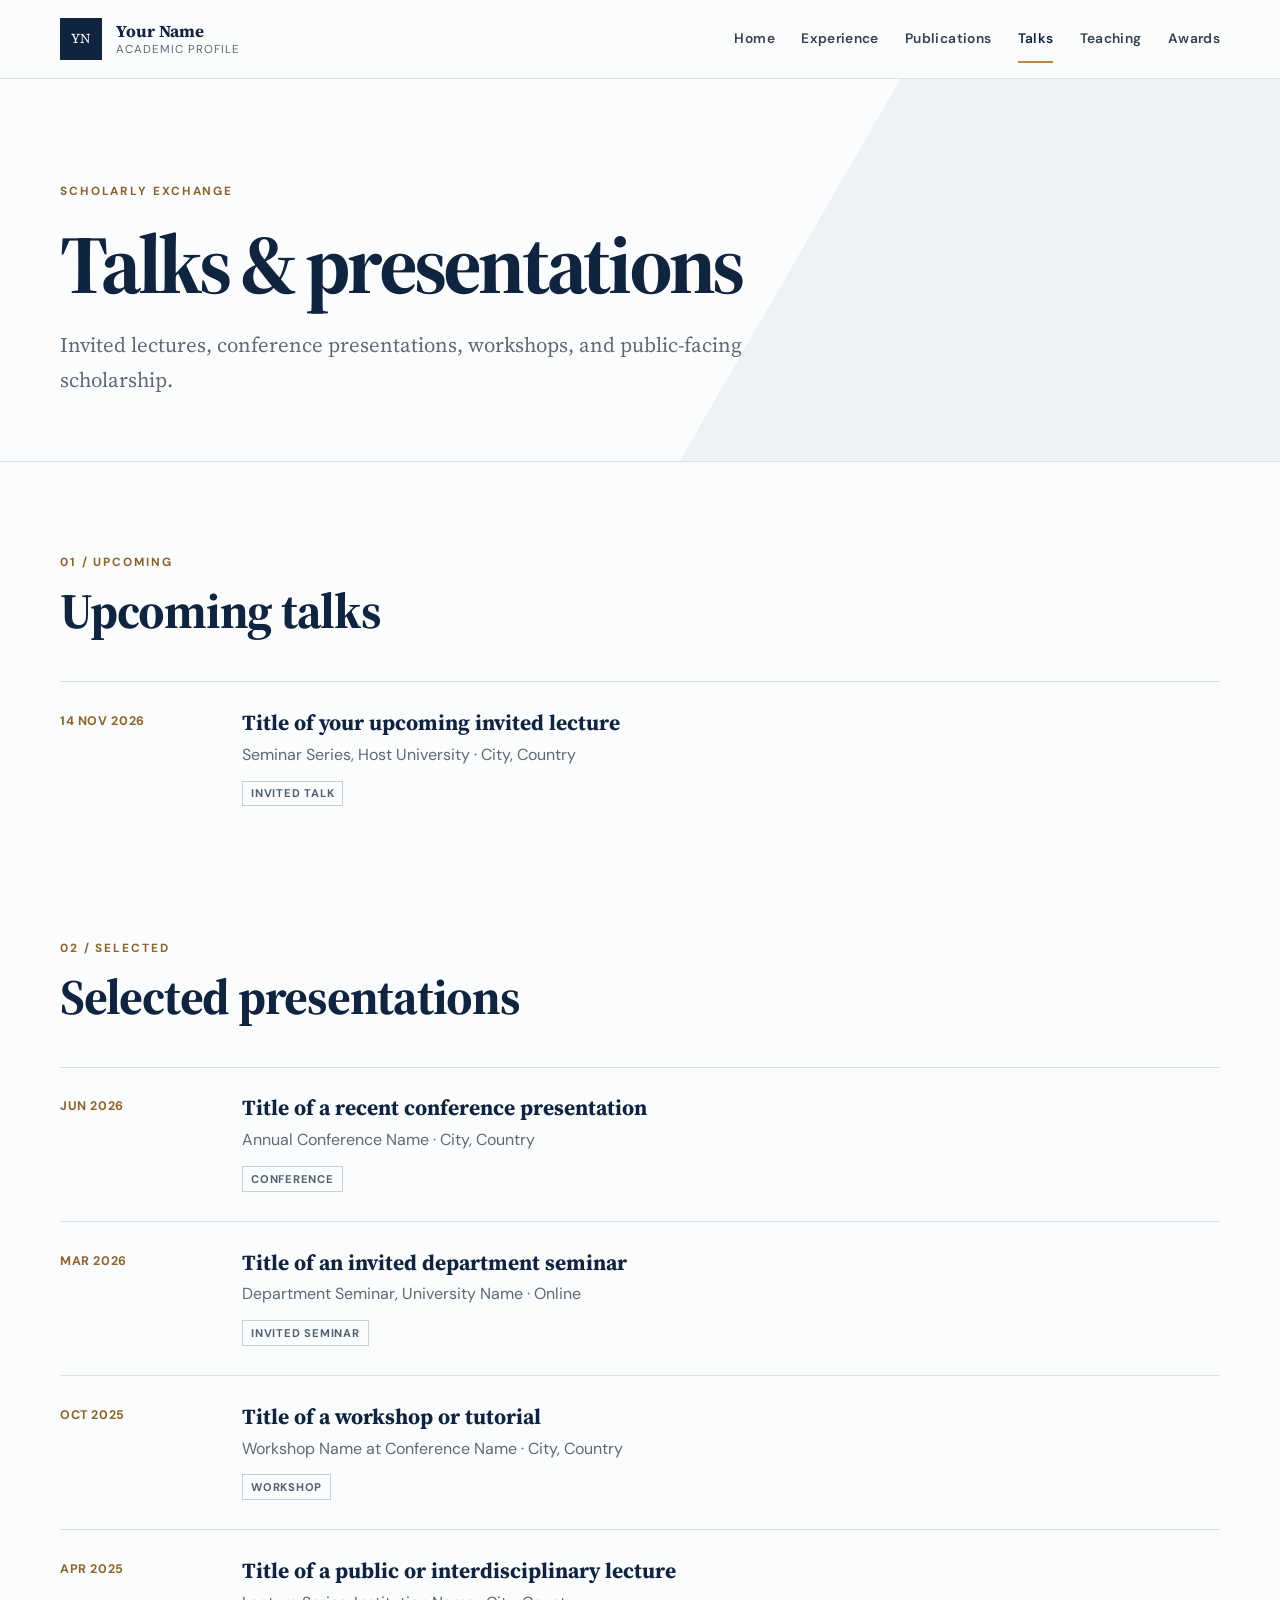
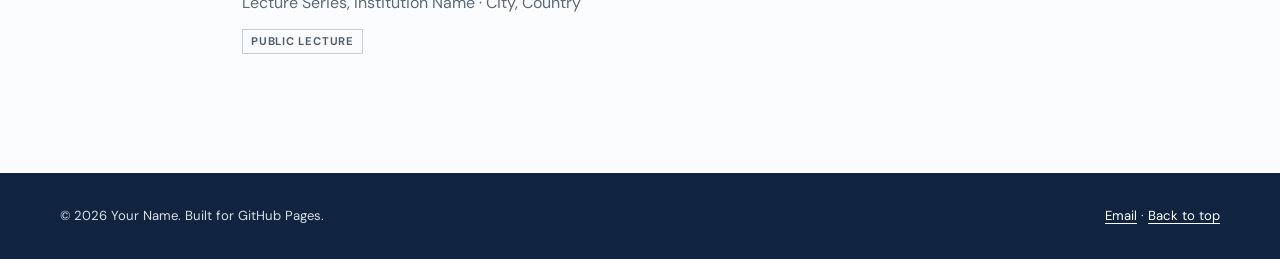
<file: talks.html>
<!doctype html><html lang="en"><head><meta charset="UTF-8"><meta name="viewport" content="width=device-width, initial-scale=1"><meta name="description" content="Invited talks, seminars, and conference presentations by Your Name."><meta name="theme-color" content="#10243f"><title>Talks | Your Name</title><link rel="icon" type="image/svg+xml" href="assets/favicon.svg"><link rel="stylesheet" href="assets/styles.css"><script src="assets/site.js" defer></script></head>
<body><a class="skip-link" href="#main">Skip to content</a><header class="site-header"><div class="header-inner"><a class="site-identity" href="index.html"><span class="monogram" aria-hidden="true">YN</span><span><strong>Your Name</strong><small>Academic Profile</small></span></a><button class="nav-toggle" type="button" aria-expanded="false" aria-controls="site-nav"><span class="sr-only">Toggle navigation</span><span></span><span></span><span></span></button><nav class="site-nav" id="site-nav" aria-label="Primary navigation"><a href="index.html">Home</a><a href="experience.html">Experience</a><a href="publications.html">Publications</a><a href="talks.html" aria-current="page">Talks</a><a href="teaching.html">Teaching</a><a href="awards.html">Awards</a></nav></div></header>
<main id="main"><section class="page-hero"><p class="eyebrow">Scholarly exchange</p><h1>Talks &amp; presentations</h1><p>Invited lectures, conference presentations, workshops, and public-facing scholarship.</p></section><div class="content-shell"><section class="content-block" aria-labelledby="upcoming-heading"><header><p class="section-number">01 / Upcoming</p><h2 id="upcoming-heading">Upcoming talks</h2></header><ul class="talk-list"><li><time datetime="2026-11-14">14 Nov 2026</time><div><h3>Title of your upcoming invited lecture</h3><p>Seminar Series, Host University · City, Country</p><span class="talk-type">Invited talk</span></div></li></ul></section>
<section class="content-block" aria-labelledby="selected-talks-heading"><header><p class="section-number">02 / Selected</p><h2 id="selected-talks-heading">Selected presentations</h2></header><ul class="talk-list"><li><time datetime="2026-06">Jun 2026</time><div><h3>Title of a recent conference presentation</h3><p>Annual Conference Name · City, Country</p><span class="talk-type">Conference</span></div></li><li><time datetime="2026-03">Mar 2026</time><div><h3>Title of an invited department seminar</h3><p>Department Seminar, University Name · Online</p><span class="talk-type">Invited seminar</span></div></li><li><time datetime="2025-10">Oct 2025</time><div><h3>Title of a workshop or tutorial</h3><p>Workshop Name at Conference Name · City, Country</p><span class="talk-type">Workshop</span></div></li><li><time datetime="2025-04">Apr 2025</time><div><h3>Title of a public or interdisciplinary lecture</h3><p>Lecture Series, Institution Name · City, Country</p><span class="talk-type">Public lecture</span></div></li></ul></section></div></main>
<footer class="site-footer"><p>© <span data-current-year></span> Your Name. Built for GitHub Pages.</p><p><a href="mailto:your.name@university.edu">Email</a> · <a href="#main">Back to top</a></p></footer></body></html>
</file>
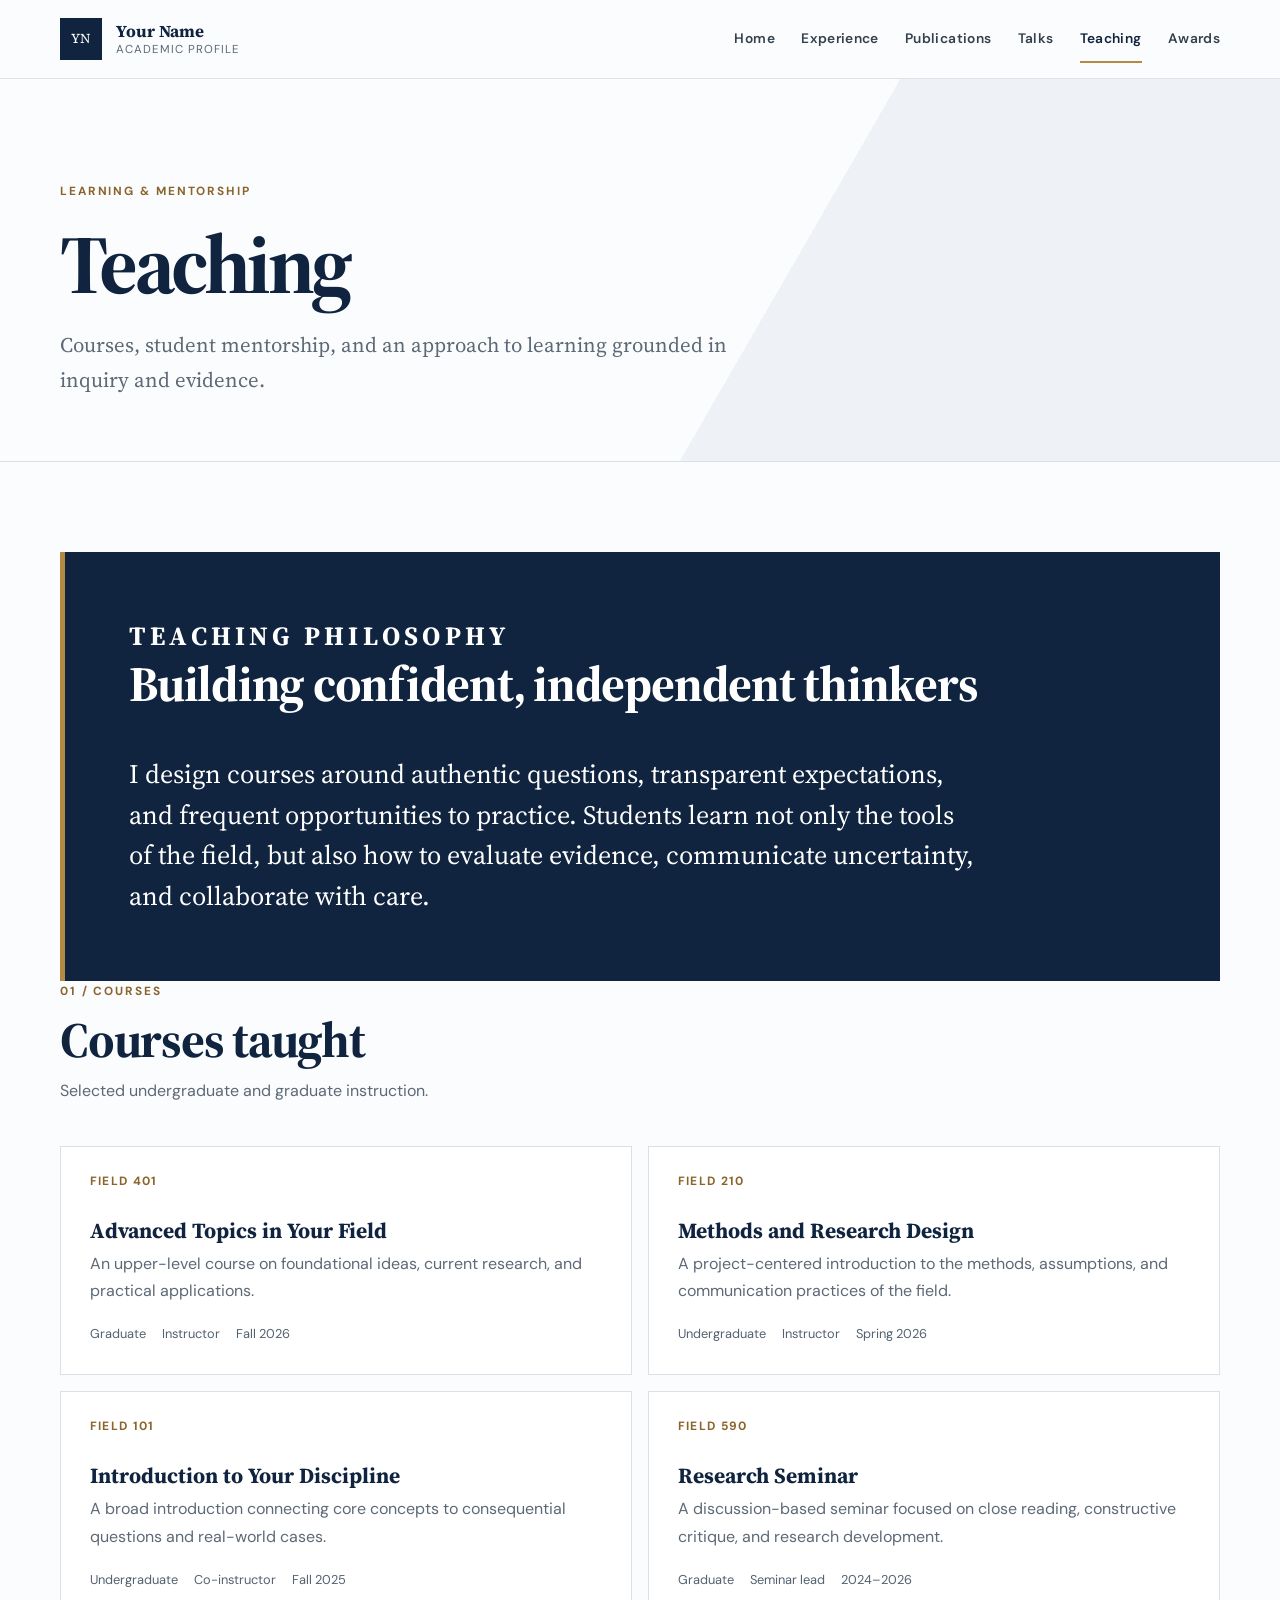
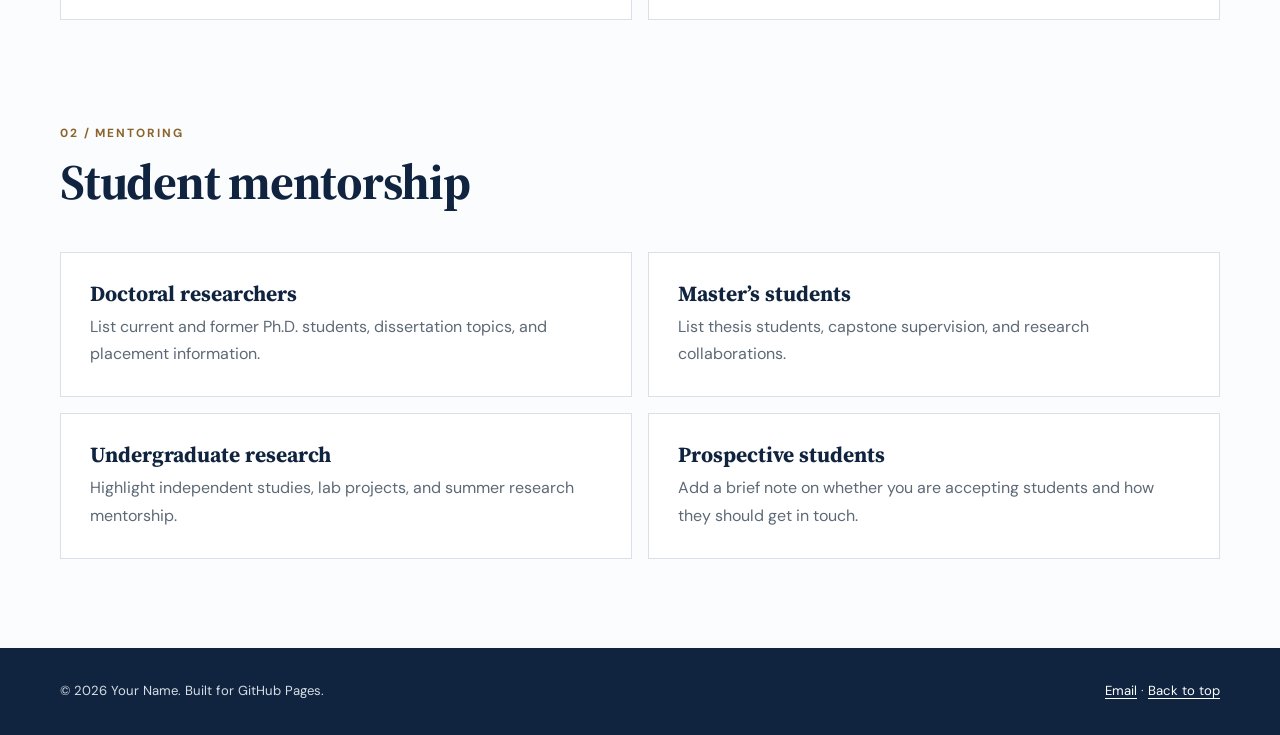
<file: teaching.html>
<!doctype html><html lang="en"><head><meta charset="UTF-8"><meta name="viewport" content="width=device-width, initial-scale=1"><meta name="description" content="Teaching portfolio and courses taught by Your Name."><meta name="theme-color" content="#10243f"><title>Teaching | Your Name</title><link rel="icon" type="image/svg+xml" href="assets/favicon.svg"><link rel="stylesheet" href="assets/styles.css"><script src="assets/site.js" defer></script></head>
<body><a class="skip-link" href="#main">Skip to content</a><header class="site-header"><div class="header-inner"><a class="site-identity" href="index.html"><span class="monogram" aria-hidden="true">YN</span><span><strong>Your Name</strong><small>Academic Profile</small></span></a><button class="nav-toggle" type="button" aria-expanded="false" aria-controls="site-nav"><span class="sr-only">Toggle navigation</span><span></span><span></span><span></span></button><nav class="site-nav" id="site-nav" aria-label="Primary navigation"><a href="index.html">Home</a><a href="experience.html">Experience</a><a href="publications.html">Publications</a><a href="talks.html">Talks</a><a href="teaching.html" aria-current="page">Teaching</a><a href="awards.html">Awards</a></nav></div></header>
<main id="main"><section class="page-hero"><p class="eyebrow">Learning &amp; mentorship</p><h1>Teaching</h1><p>Courses, student mentorship, and an approach to learning grounded in inquiry and evidence.</p></section><div class="content-shell"><section class="teaching-philosophy" aria-labelledby="philosophy-heading"><p class="section-number">Teaching philosophy</p><h2 id="philosophy-heading">Building confident, independent thinkers</h2><p>I design courses around authentic questions, transparent expectations, and frequent opportunities to practice. Students learn not only the tools of the field, but also how to evaluate evidence, communicate uncertainty, and collaborate with care.</p></section>
<section class="content-block" aria-labelledby="courses-heading"><header><p class="section-number">01 / Courses</p><h2 id="courses-heading">Courses taught</h2><p>Selected undergraduate and graduate instruction.</p></header><div class="course-grid"><article class="course-card"><span class="course-code">FIELD 401</span><h3>Advanced Topics in Your Field</h3><p>An upper-level course on foundational ideas, current research, and practical applications.</p><div class="course-meta"><span>Graduate</span><span>Instructor</span><span>Fall 2026</span></div></article><article class="course-card"><span class="course-code">FIELD 210</span><h3>Methods and Research Design</h3><p>A project-centered introduction to the methods, assumptions, and communication practices of the field.</p><div class="course-meta"><span>Undergraduate</span><span>Instructor</span><span>Spring 2026</span></div></article><article class="course-card"><span class="course-code">FIELD 101</span><h3>Introduction to Your Discipline</h3><p>A broad introduction connecting core concepts to consequential questions and real-world cases.</p><div class="course-meta"><span>Undergraduate</span><span>Co-instructor</span><span>Fall 2025</span></div></article><article class="course-card"><span class="course-code">FIELD 590</span><h3>Research Seminar</h3><p>A discussion-based seminar focused on close reading, constructive critique, and research development.</p><div class="course-meta"><span>Graduate</span><span>Seminar lead</span><span>2024–2026</span></div></article></div></section>
<section class="content-block" aria-labelledby="mentoring-heading"><header><p class="section-number">02 / Mentoring</p><h2 id="mentoring-heading">Student mentorship</h2></header><div class="service-grid"><article><h3>Doctoral researchers</h3><p>List current and former Ph.D. students, dissertation topics, and placement information.</p></article><article><h3>Master’s students</h3><p>List thesis students, capstone supervision, and research collaborations.</p></article><article><h3>Undergraduate research</h3><p>Highlight independent studies, lab projects, and summer research mentorship.</p></article><article><h3>Prospective students</h3><p>Add a brief note on whether you are accepting students and how they should get in touch.</p></article></div></section></div></main>
<footer class="site-footer"><p>© <span data-current-year></span> Your Name. Built for GitHub Pages.</p><p><a href="mailto:your.name@university.edu">Email</a> · <a href="#main">Back to top</a></p></footer></body></html>
</file>
<file: assets/styles.css>
@import url("https://fonts.googleapis.com/css2?family=DM+Sans:wght@400;500;600;700&family=Source+Serif+4:opsz,wght@8..60,500;8..60,600&display=swap");

:root {
  --ink: #17202a;
  --navy: #10243f;
  --navy-light: #1b3d66;
  --gold: #b48a42;
  --paper: #fbfcfd;
  --mist: #f1f4f7;
  --line: #d9e0e7;
  --muted: #5d6976;
  --white: #ffffff;
  --serif: "Source Serif 4", Georgia, serif;
  --sans: "DM Sans", -apple-system, BlinkMacSystemFont, "Segoe UI", sans-serif;
  --content: min(1160px, calc(100% - 48px));
}

* { box-sizing: border-box; }
html { scroll-behavior: smooth; }
body { margin: 0; color: var(--ink); background: var(--paper); font-family: var(--sans); font-size: 1rem; line-height: 1.7; }
a { color: var(--navy-light); text-underline-offset: 0.2em; }
a:hover { color: #8b642b; }
h1, h2, h3 { margin-top: 0; color: var(--navy); font-family: var(--serif); line-height: 1.12; }
h1 { font-size: clamp(3rem, 7vw, 5.7rem); letter-spacing: -0.045em; }
h2 { font-size: clamp(2rem, 4vw, 3.1rem); letter-spacing: -0.025em; }
h3 { font-size: 1.35rem; }
p { margin-top: 0; }
.sr-only { position: absolute; width: 1px; height: 1px; padding: 0; margin: -1px; overflow: hidden; clip: rect(0, 0, 0, 0); white-space: nowrap; border: 0; }
.skip-link { position: fixed; left: 1rem; top: -5rem; z-index: 100; padding: 0.7rem 1rem; color: white; background: var(--navy); }
.skip-link:focus { top: 1rem; }

.site-header { position: sticky; top: 0; z-index: 20; border-bottom: 1px solid rgba(217, 224, 231, 0.9); background: rgba(251, 252, 253, 0.94); backdrop-filter: blur(12px); }
.header-inner { width: var(--content); min-height: 78px; margin: auto; display: flex; align-items: center; justify-content: space-between; gap: 2rem; }
.site-identity { display: inline-flex; align-items: center; gap: 0.85rem; color: var(--navy); text-decoration: none; line-height: 1.15; }
.site-identity strong, .site-identity small { display: block; }
.site-identity strong { font-family: var(--serif); font-size: 1.05rem; }
.site-identity small { margin-top: 0.15rem; color: var(--muted); font-size: 0.72rem; letter-spacing: 0.09em; text-transform: uppercase; }
.monogram { width: 42px; height: 42px; display: grid; place-items: center; color: white; background: var(--navy); font-family: var(--serif); font-size: 0.85rem; letter-spacing: 0.04em; }
.site-nav { display: flex; align-items: center; gap: 1.65rem; }
.site-nav a { position: relative; color: #34404d; font-size: 0.86rem; font-weight: 600; letter-spacing: 0.025em; text-decoration: none; }
.site-nav a::after { content: ""; position: absolute; right: 0; bottom: -0.75rem; left: 0; height: 2px; background: var(--gold); transform: scaleX(0); transition: transform 180ms ease; }
.site-nav a:hover::after, .site-nav a[aria-current="page"]::after { transform: scaleX(1); }
.site-nav a[aria-current="page"] { color: var(--navy); }
.nav-toggle { display: none; width: 42px; height: 42px; padding: 9px; border: 1px solid var(--line); background: white; }
.nav-toggle span:not(.sr-only) { display: block; height: 2px; margin: 5px 0; background: var(--navy); }

.profile-shell { width: var(--content); min-height: calc(100vh - 78px); margin: auto; padding: clamp(4rem, 8vw, 7.5rem) 0; display: grid; grid-template-columns: minmax(230px, 0.72fr) minmax(0, 1.7fr); align-items: center; gap: clamp(3rem, 7vw, 7.5rem); }
.profile-card { align-self: stretch; border-top: 4px solid var(--navy); box-shadow: 0 22px 50px rgba(16, 36, 63, 0.1); background: var(--white); }
.portrait-placeholder { aspect-ratio: 4 / 4.5; display: grid; place-content: center; gap: 0.6rem; color: white; background: linear-gradient(145deg, #213f61, #0b1b2f); text-align: center; }
.portrait-placeholder span { font-family: var(--serif); font-size: 4rem; line-height: 1; }
.portrait-placeholder small { color: #bcc8d5; font-size: 0.75rem; letter-spacing: 0.14em; text-transform: uppercase; }
.profile-photo { width: 100%; aspect-ratio: 4 / 4.5; object-fit: cover; display: block; }
.profile-details { padding: 1.65rem; color: #3f4b58; font-size: 0.9rem; line-height: 1.6; }
.profile-details p { padding-bottom: 1.1rem; margin-bottom: 1.1rem; border-bottom: 1px solid var(--line); }
.profile-details address { font-style: normal; }
.profile-links { margin-top: 1.1rem; display: flex; flex-wrap: wrap; gap: 0.45rem 1rem; }
.profile-links a { font-size: 0.82rem; font-weight: 700; }
.eyebrow, .section-number { color: #8b642b; font-size: 0.74rem; font-weight: 700; letter-spacing: 0.16em; text-transform: uppercase; }
.profile-intro h1 { margin-bottom: 1.7rem; }
.lead { max-width: 820px; margin-bottom: 1.5rem; color: #344252; font-family: var(--serif); font-size: clamp(1.45rem, 2.5vw, 2rem); line-height: 1.45; }
.profile-intro > p:not(.eyebrow):not(.lead) { max-width: 720px; color: var(--muted); font-size: 1.05rem; }
.actions { margin: 2rem 0 2.5rem; display: flex; flex-wrap: wrap; gap: 0.75rem; }
.button { display: inline-flex; min-height: 46px; align-items: center; justify-content: center; padding: 0.65rem 1.1rem; border: 1px solid var(--navy); font-size: 0.86rem; font-weight: 700; text-decoration: none; }
.button.primary { color: white; background: var(--navy); }
.button.primary:hover { background: var(--navy-light); }
.button.secondary { color: var(--navy); background: transparent; }
.button.secondary:hover { background: var(--mist); }
.research-interests { padding-top: 1.4rem; border-top: 1px solid var(--line); }
.research-interests h2 { margin-bottom: 0.9rem; font-family: var(--sans); font-size: 0.75rem; letter-spacing: 0.13em; text-transform: uppercase; }
.tag-list { margin: 0; padding: 0; display: flex; flex-wrap: wrap; gap: 0.55rem; list-style: none; }
.tag-list li { padding: 0.35rem 0.7rem; border: 1px solid #cbd4dd; color: #44505c; background: white; font-size: 0.8rem; }

.section { padding: clamp(5rem, 8vw, 8rem) max(24px, calc((100% - 1160px) / 2)); }
.section-tinted { background: var(--mist); }
.section-heading { max-width: 680px; margin-bottom: 3rem; }
.section-heading h2 { margin-bottom: 0.6rem; }
.section-heading > p:last-child { color: var(--muted); }
.section-heading.compact { margin-bottom: 1.8rem; }
.section-heading.compact h2 { font-size: clamp(1.8rem, 3vw, 2.35rem); }
.research-grid { display: grid; grid-template-columns: repeat(3, 1fr); border-top: 1px solid #c6d0da; }
.research-grid article { padding: 2.25rem 2.25rem 0 0; }
.research-grid article + article { padding-left: 2.25rem; border-left: 1px solid #c6d0da; }
.research-grid span { color: var(--gold); font-family: var(--serif); font-size: 0.85rem; }
.research-grid h3 { margin: 1.2rem 0 0.8rem; }
.research-grid p { color: var(--muted); }
.two-column { display: grid; grid-template-columns: 1.45fr 0.8fr; gap: clamp(3rem, 8vw, 8rem); }
.publication-list { padding: 0; list-style: none; counter-reset: papers; }
.publication-list li { position: relative; padding: 0 0 1.7rem 2.4rem; margin-bottom: 1.7rem; border-bottom: 1px solid var(--line); counter-increment: papers; }
.publication-list li::before { content: counter(papers, decimal-leading-zero); position: absolute; left: 0; top: 0.15rem; color: var(--gold); font-family: var(--serif); font-size: 0.8rem; }
.publication-list p { margin-bottom: 0.25rem; }
.pub-title { color: var(--navy); font-family: var(--serif); font-size: 1.25rem; font-weight: 600; line-height: 1.35; }
.pub-meta { color: var(--muted); font-size: 0.88rem; }
.text-link { font-weight: 700; text-decoration: none; }
.text-link span { display: inline-block; margin-left: 0.3rem; transition: transform 180ms ease; }
.text-link:hover span { transform: translateX(4px); }
.news-panel { padding-left: 2rem; border-left: 1px solid var(--line); }
.news-list { margin: 0; padding: 0; list-style: none; }
.news-list li { padding: 0 0 1.2rem; margin-bottom: 1.2rem; border-bottom: 1px solid var(--line); }
.news-list time { color: #8b642b; font-size: 0.75rem; font-weight: 700; letter-spacing: 0.08em; text-transform: uppercase; }
.news-list p { margin: 0.35rem 0 0; color: #485462; font-size: 0.92rem; }
.site-footer { padding: 2rem max(24px, calc((100% - 1160px) / 2)); display: flex; justify-content: space-between; gap: 1.5rem; color: #d6dee6; background: var(--navy); font-size: 0.82rem; }
.site-footer p { margin: 0; }
.site-footer a { color: white; }

.page-hero { padding: clamp(4.5rem, 8vw, 7.5rem) max(24px, calc((100% - 1160px) / 2)) clamp(3rem, 5vw, 5rem); border-bottom: 1px solid var(--line); background: linear-gradient(120deg, var(--paper) 60%, #eef2f6 60%); }
.page-hero .eyebrow { margin-bottom: 1rem; }
.page-hero h1 { max-width: 850px; margin-bottom: 1rem; font-size: clamp(3.2rem, 7vw, 5.2rem); }
.page-hero > p:last-child { max-width: 720px; margin: 0; color: var(--muted); font-family: var(--serif); font-size: 1.3rem; }
.content-shell { width: var(--content); margin: auto; padding: clamp(4rem, 7vw, 7rem) 0; }
.content-block + .content-block { margin-top: clamp(4.5rem, 8vw, 7.5rem); }
.content-block > header { max-width: 650px; margin-bottom: 2.6rem; }
.content-block > header h2 { margin-bottom: 0.5rem; }
.content-block > header p:last-child { color: var(--muted); }
.timeline { position: relative; margin-left: 0.5rem; padding-left: 2.6rem; border-left: 1px solid #bdc7d2; }
.timeline article { position: relative; display: grid; grid-template-columns: 170px 1fr; gap: 2rem; padding-bottom: 3rem; }
.timeline article:last-child { padding-bottom: 0; }
.timeline article::before { content: ""; position: absolute; left: -2.96rem; top: 0.45rem; width: 10px; height: 10px; border: 3px solid var(--paper); border-radius: 50%; background: var(--gold); box-shadow: 0 0 0 1px var(--gold); }
.timeline time { color: #8b642b; font-size: 0.78rem; font-weight: 700; letter-spacing: 0.06em; text-transform: uppercase; }
.timeline h3 { margin-bottom: 0.3rem; }
.timeline .institution { color: var(--navy-light); font-weight: 600; }
.timeline p { max-width: 700px; margin-bottom: 0.35rem; color: var(--muted); }
.service-grid, .award-grid, .course-grid { display: grid; grid-template-columns: repeat(2, 1fr); gap: 1rem; }
.service-grid article, .award-card, .course-card { padding: 1.8rem; border: 1px solid var(--line); background: white; }
.service-grid h3, .award-card h3, .course-card h3 { margin-bottom: 0.45rem; }
.service-grid p, .award-card p, .course-card p { margin-bottom: 0; color: var(--muted); }
.year-nav { position: sticky; top: 78px; z-index: 10; padding: 0.75rem max(24px, calc((100% - 1160px) / 2)); display: flex; flex-wrap: wrap; gap: 0.6rem 1.2rem; border-bottom: 1px solid var(--line); background: rgba(251, 252, 253, 0.95); backdrop-filter: blur(10px); }
.year-nav a { font-size: 0.78rem; font-weight: 700; text-decoration: none; }
.publication-year { scroll-margin-top: 145px; }
.publication-year + .publication-year { margin-top: 4rem; }
.year-heading { margin-bottom: 2rem; padding-bottom: 0.7rem; display: flex; align-items: baseline; justify-content: space-between; border-bottom: 2px solid var(--navy); }
.year-heading h2 { margin: 0; font-size: 2.1rem; }
.year-heading span { color: var(--muted); font-size: 0.82rem; }
.publication-list.full li { padding-left: 3.2rem; }
.publication-list.full .pub-title { font-size: 1.32rem; }
.pub-links { display: flex; flex-wrap: wrap; gap: 0.8rem; margin-top: 0.55rem; }
.pub-links a { font-size: 0.78rem; font-weight: 700; text-decoration: none; text-transform: uppercase; letter-spacing: 0.04em; }
.note-box { padding: 1.25rem 1.4rem; border-left: 4px solid var(--gold); color: #495767; background: #f5f7f9; }
.talk-list { margin: 0; padding: 0; list-style: none; }
.talk-list li { display: grid; grid-template-columns: 150px 1fr; gap: 2rem; padding: 1.8rem 0; border-top: 1px solid var(--line); }
.talk-list time { color: #8b642b; font-size: 0.78rem; font-weight: 700; letter-spacing: 0.05em; text-transform: uppercase; }
.talk-list h3 { margin-bottom: 0.35rem; }
.talk-list p { margin-bottom: 0.2rem; color: var(--muted); }
.talk-type { display: inline-block; margin-top: 0.6rem; padding: 0.15rem 0.5rem; border: 1px solid #c6d0da; color: #506071; font-size: 0.7rem; font-weight: 700; letter-spacing: 0.07em; text-transform: uppercase; }
.course-card { position: relative; padding-top: 4.5rem; }
.course-code { position: absolute; top: 1.5rem; left: 1.8rem; color: #8b642b; font-size: 0.75rem; font-weight: 700; letter-spacing: 0.11em; text-transform: uppercase; }
.course-meta { margin-top: 1.2rem; display: flex; flex-wrap: wrap; gap: 0.4rem 1rem; color: #536170; font-size: 0.8rem; }
.teaching-philosophy { padding: clamp(2rem, 5vw, 4rem); border-left: 5px solid var(--gold); background: var(--navy); }
.teaching-philosophy h2, .teaching-philosophy p { color: white; }
.teaching-philosophy p { max-width: 850px; margin-bottom: 0; font-family: var(--serif); font-size: clamp(1.2rem, 2.3vw, 1.65rem); line-height: 1.55; }
.award-grid { grid-template-columns: repeat(3, 1fr); }
.award-card { position: relative; min-height: 230px; padding-top: 4.3rem; }
.award-card time { position: absolute; top: 1.6rem; left: 1.8rem; color: #8b642b; font-size: 0.8rem; font-weight: 700; }
.award-card.featured { color: white; background: var(--navy); border-color: var(--navy); }
.award-card.featured h3, .award-card.featured p, .award-card.featured time { color: white; }
.award-card .award-body { margin-top: 1rem; font-size: 0.9rem; }
.empty-guidance { padding: 2rem; border: 1px dashed #aeb9c5; color: var(--muted); text-align: center; }

@media (max-width: 900px) {
  :root { --content: min(100% - 32px, 760px); }
  .nav-toggle { display: block; }
  .site-nav { position: absolute; top: 78px; right: 0; left: 0; display: none; padding: 1rem 24px 1.5rem; border-bottom: 1px solid var(--line); background: var(--paper); box-shadow: 0 15px 30px rgba(16, 36, 63, 0.08); }
  .site-nav.is-open { display: grid; }
  .site-nav a { padding: 0.6rem 0; font-size: 1rem; }
  .site-nav a::after { bottom: 0; transform-origin: left; }
  .profile-shell { min-height: 0; grid-template-columns: 220px minmax(0, 1fr); gap: 2.5rem; align-items: start; }
  .research-grid { grid-template-columns: 1fr; }
  .research-grid article, .research-grid article + article { padding: 1.8rem 0; border-left: 0; border-bottom: 1px solid #c6d0da; }
  .two-column { grid-template-columns: 1fr; }
  .news-panel { padding-left: 0; border-left: 0; }
  .award-grid { grid-template-columns: repeat(2, 1fr); }
}

@media (max-width: 650px) {
  body { font-size: 1rem; }
  .header-inner { min-height: 70px; }
  .site-nav { top: 70px; }
  .profile-shell { padding: 2.75rem 0 4.5rem; grid-template-columns: 1fr; }
  .profile-card { display: grid; grid-template-columns: 130px 1fr; align-self: auto; }
  .portrait-placeholder { aspect-ratio: auto; min-height: 180px; }
  .portrait-placeholder span { font-size: 2.5rem; }
  .profile-details { padding: 1rem; font-size: 0.8rem; }
  .profile-details p { padding-bottom: 0.65rem; margin-bottom: 0.65rem; }
  .profile-links { gap: 0.3rem 0.7rem; }
  .profile-intro h1 { font-size: clamp(3.2rem, 17vw, 4.5rem); }
  .section { padding-top: 4.5rem; padding-bottom: 4.5rem; }
  .site-footer { flex-direction: column; }
  .page-hero { background: var(--paper); }
  .year-nav { top: 70px; }
  .timeline article, .talk-list li { grid-template-columns: 1fr; gap: 0.35rem; }
  .service-grid, .award-grid, .course-grid { grid-template-columns: 1fr; }
}

@media (prefers-reduced-motion: reduce) { html { scroll-behavior: auto; } *, *::before, *::after { transition: none !important; } }
</file>
